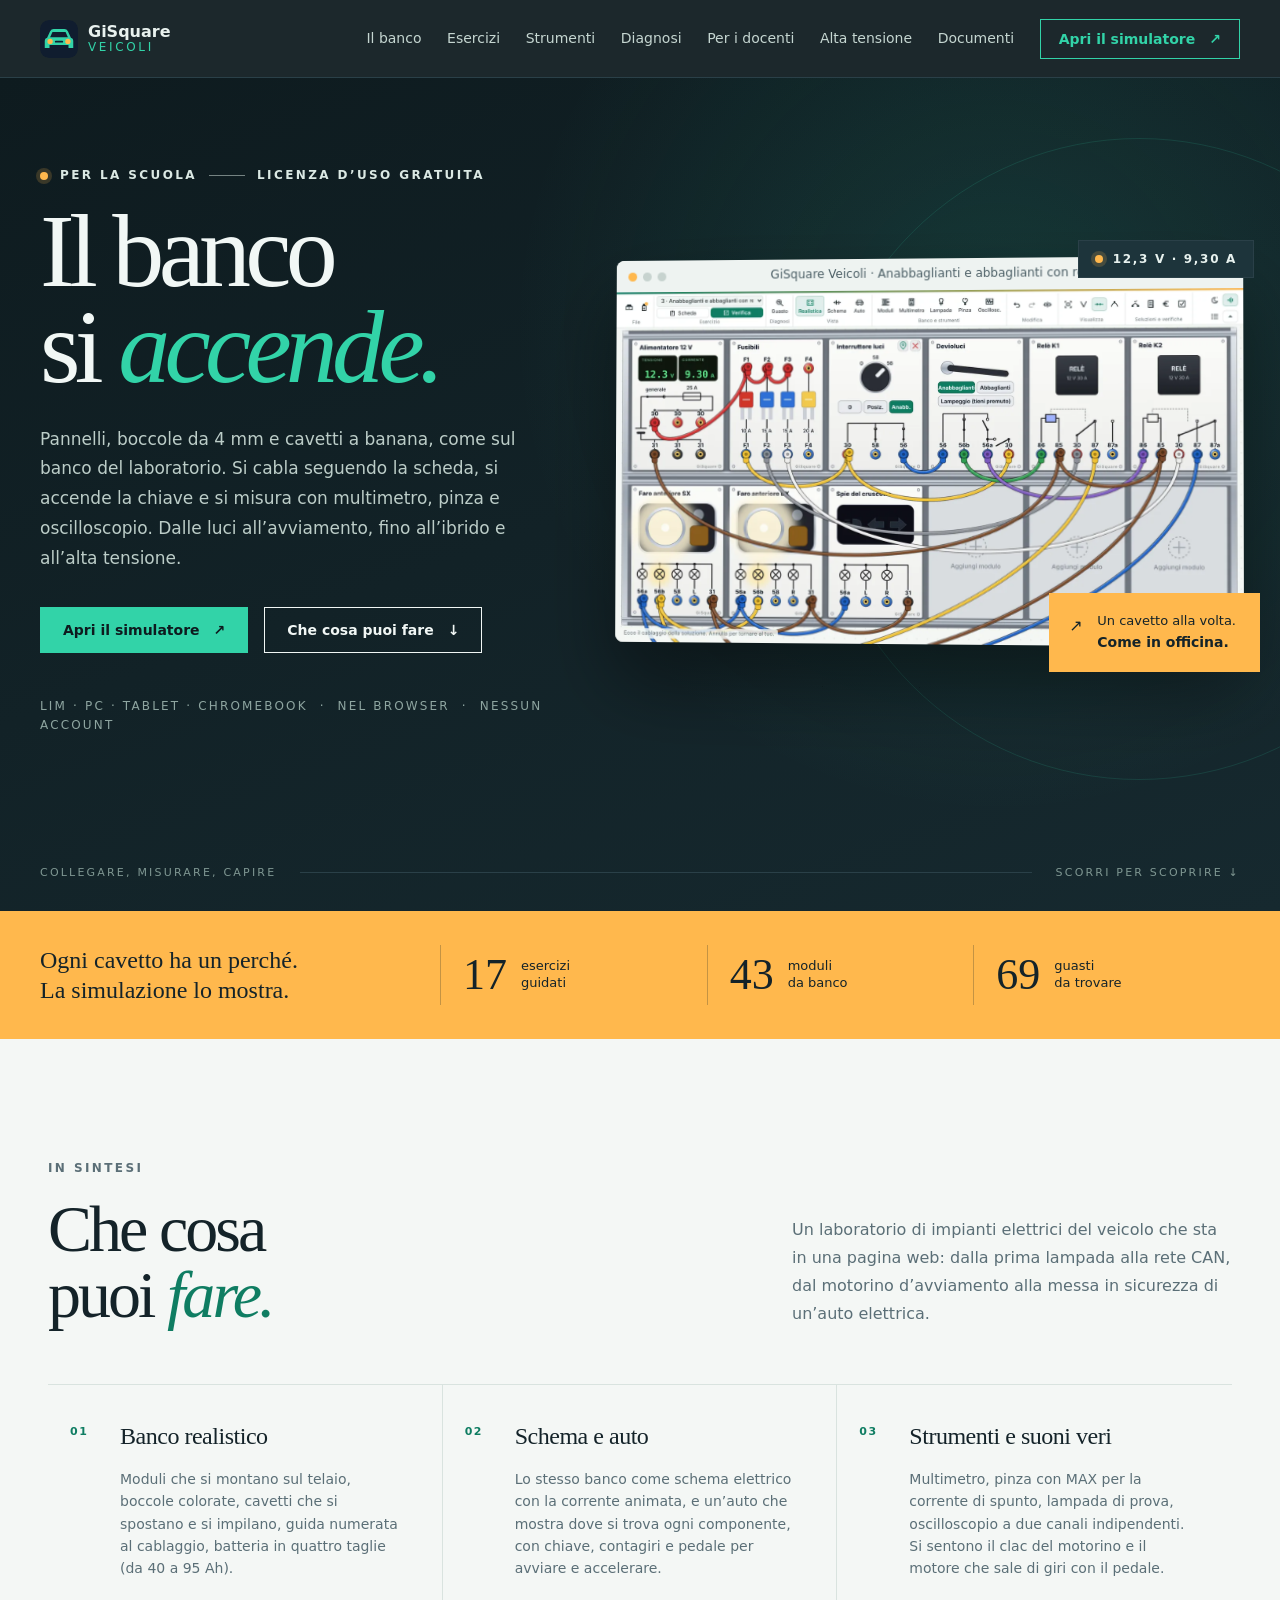
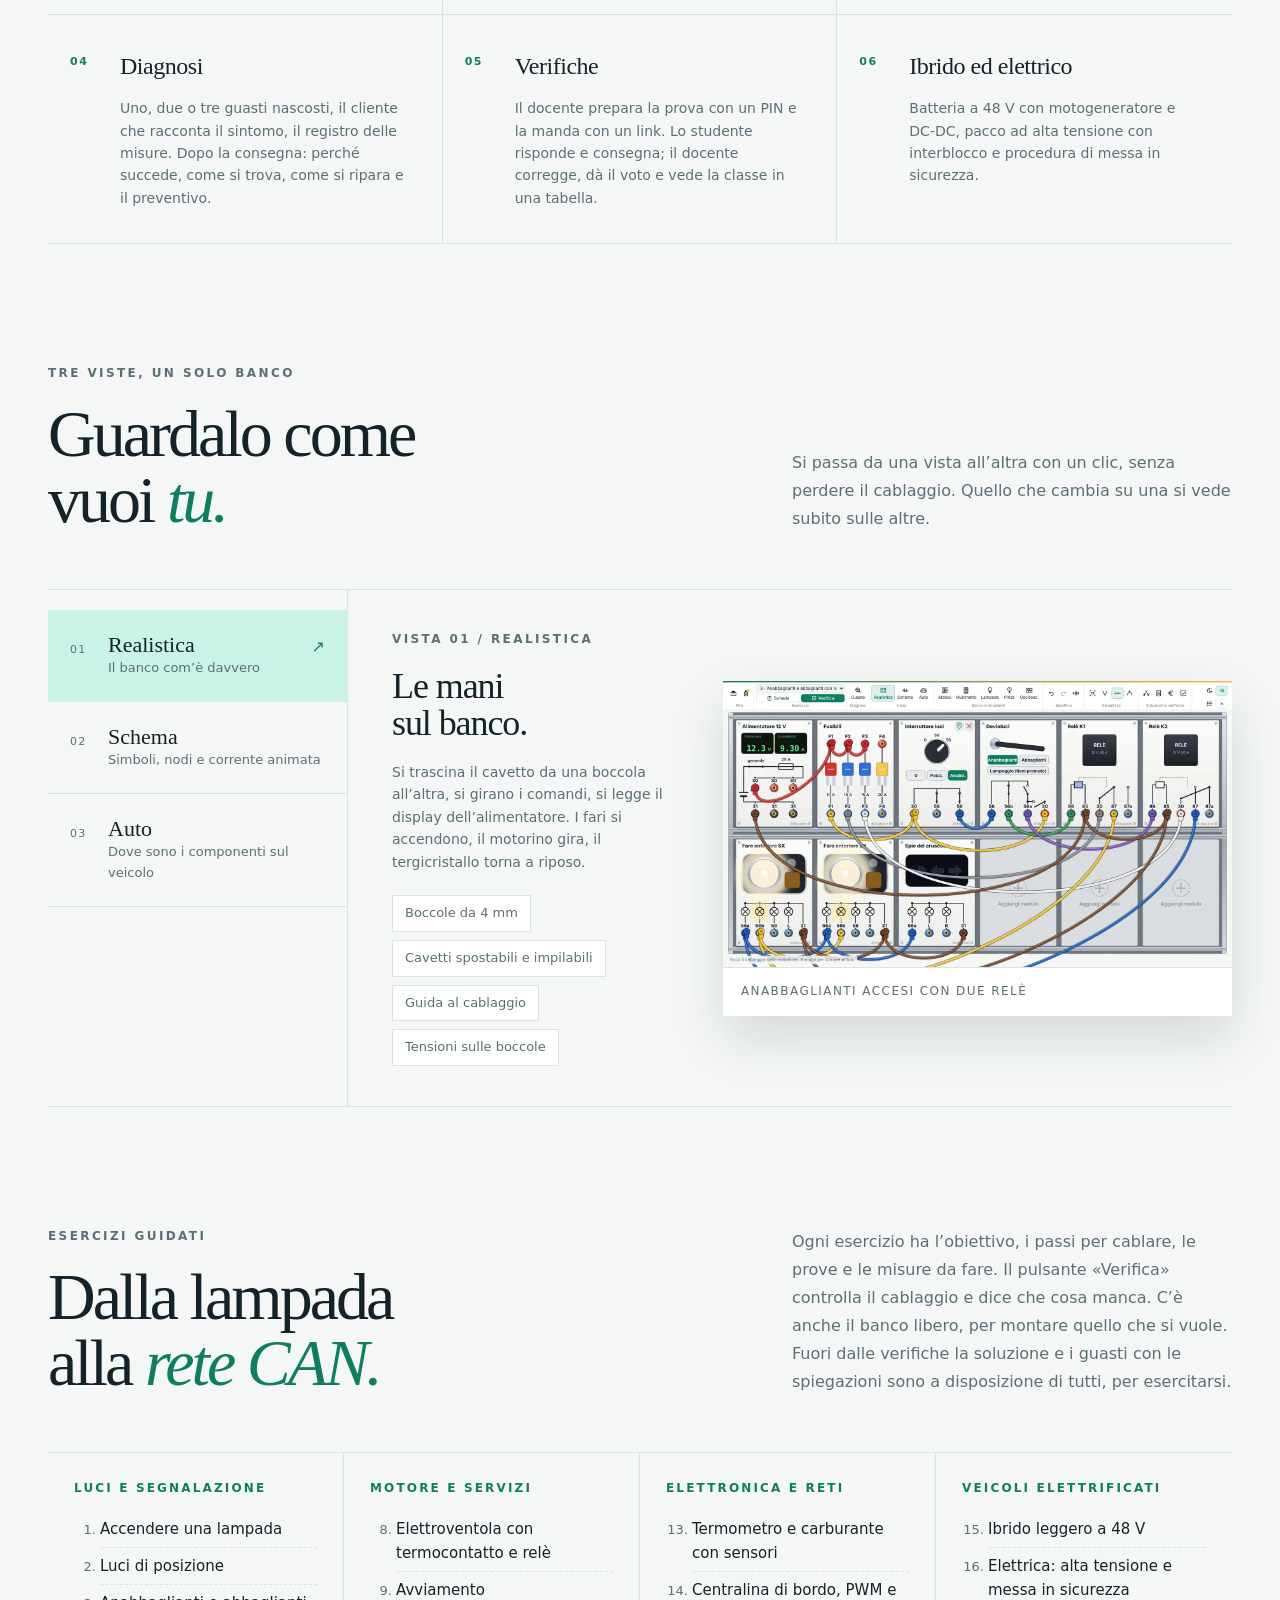
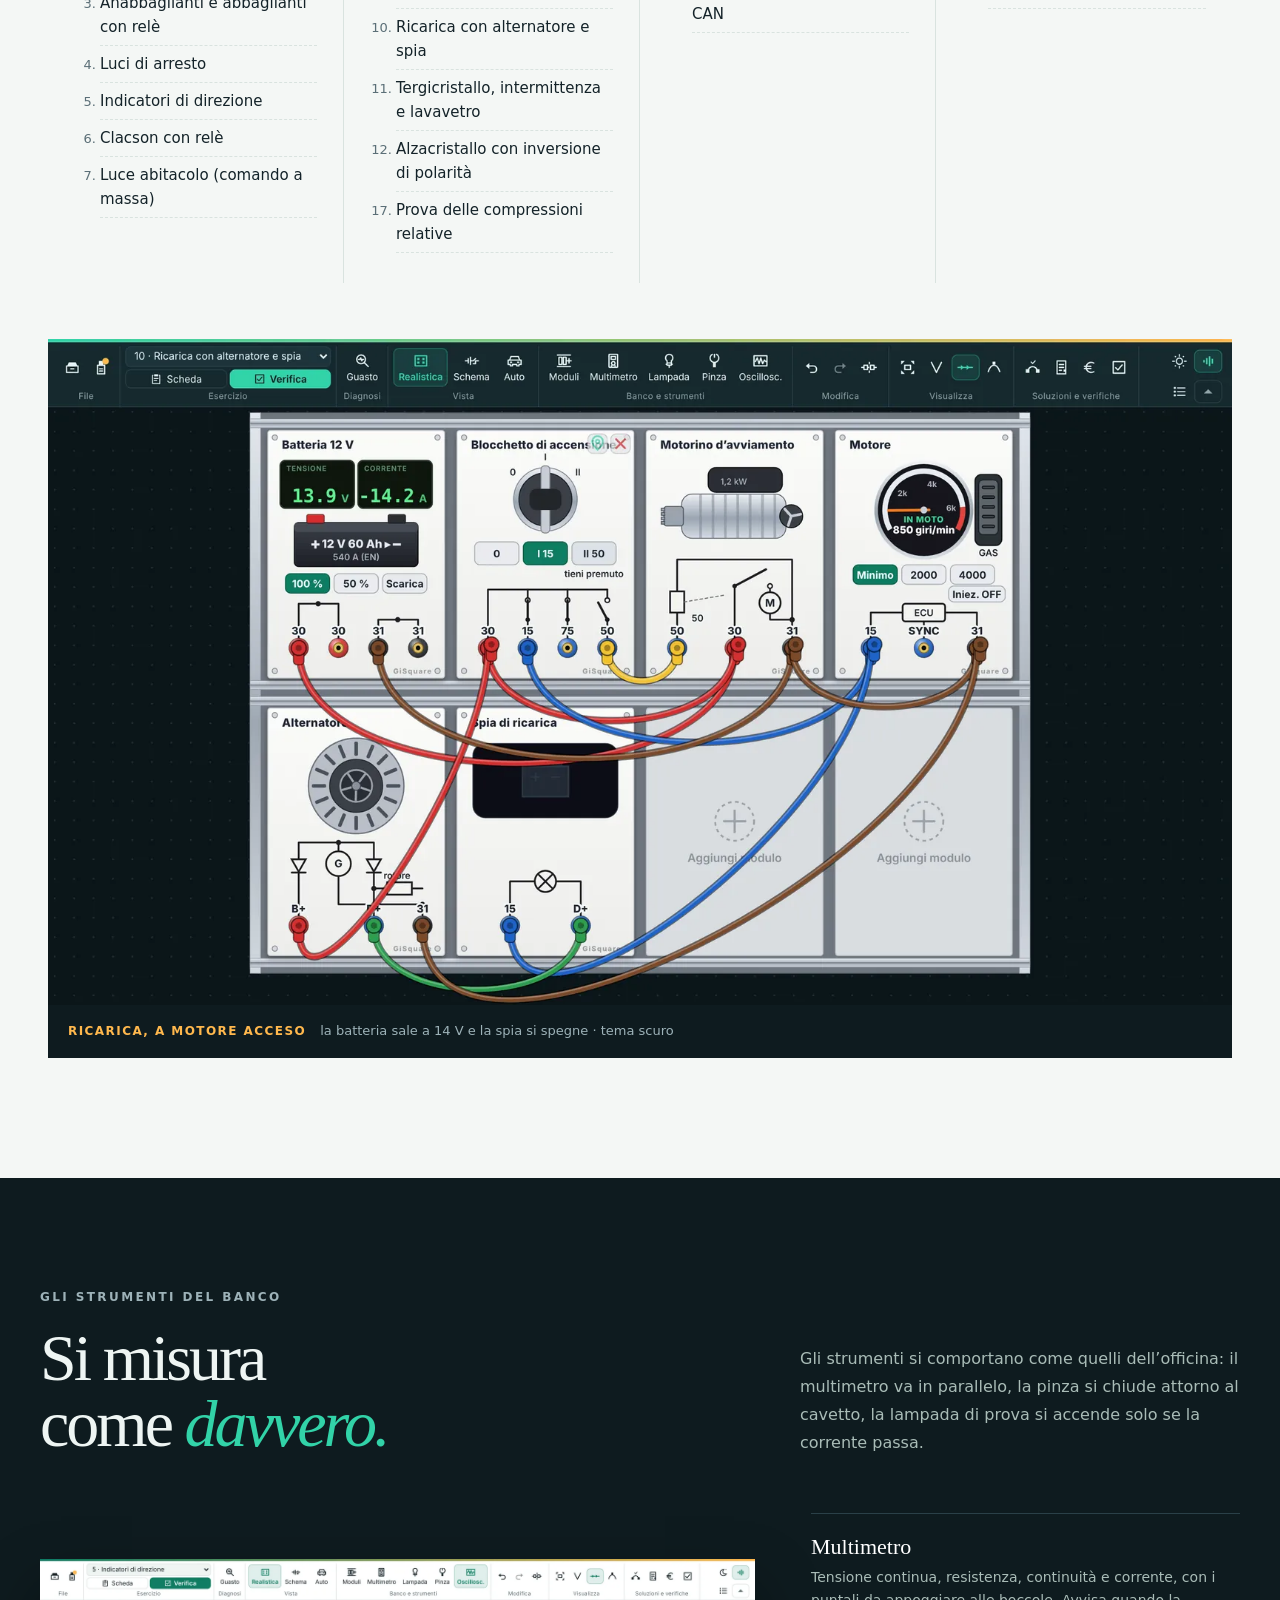
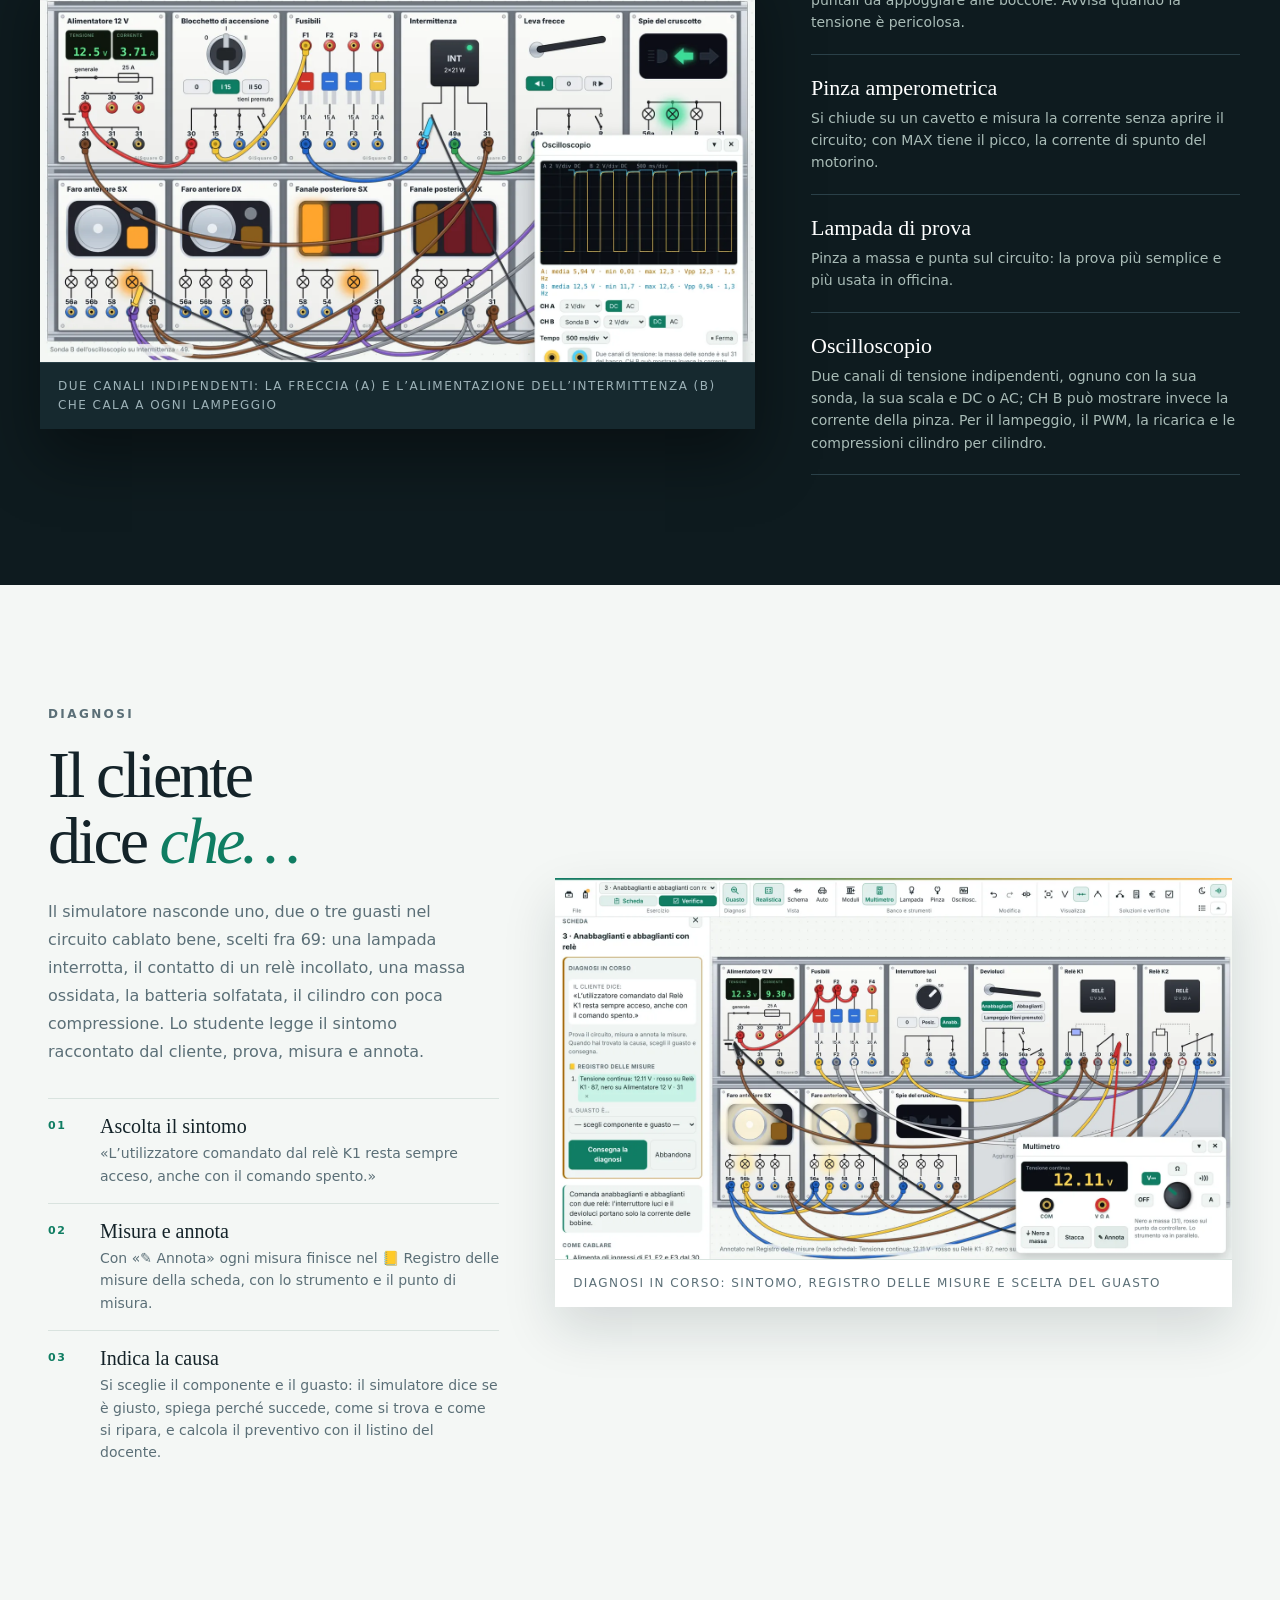
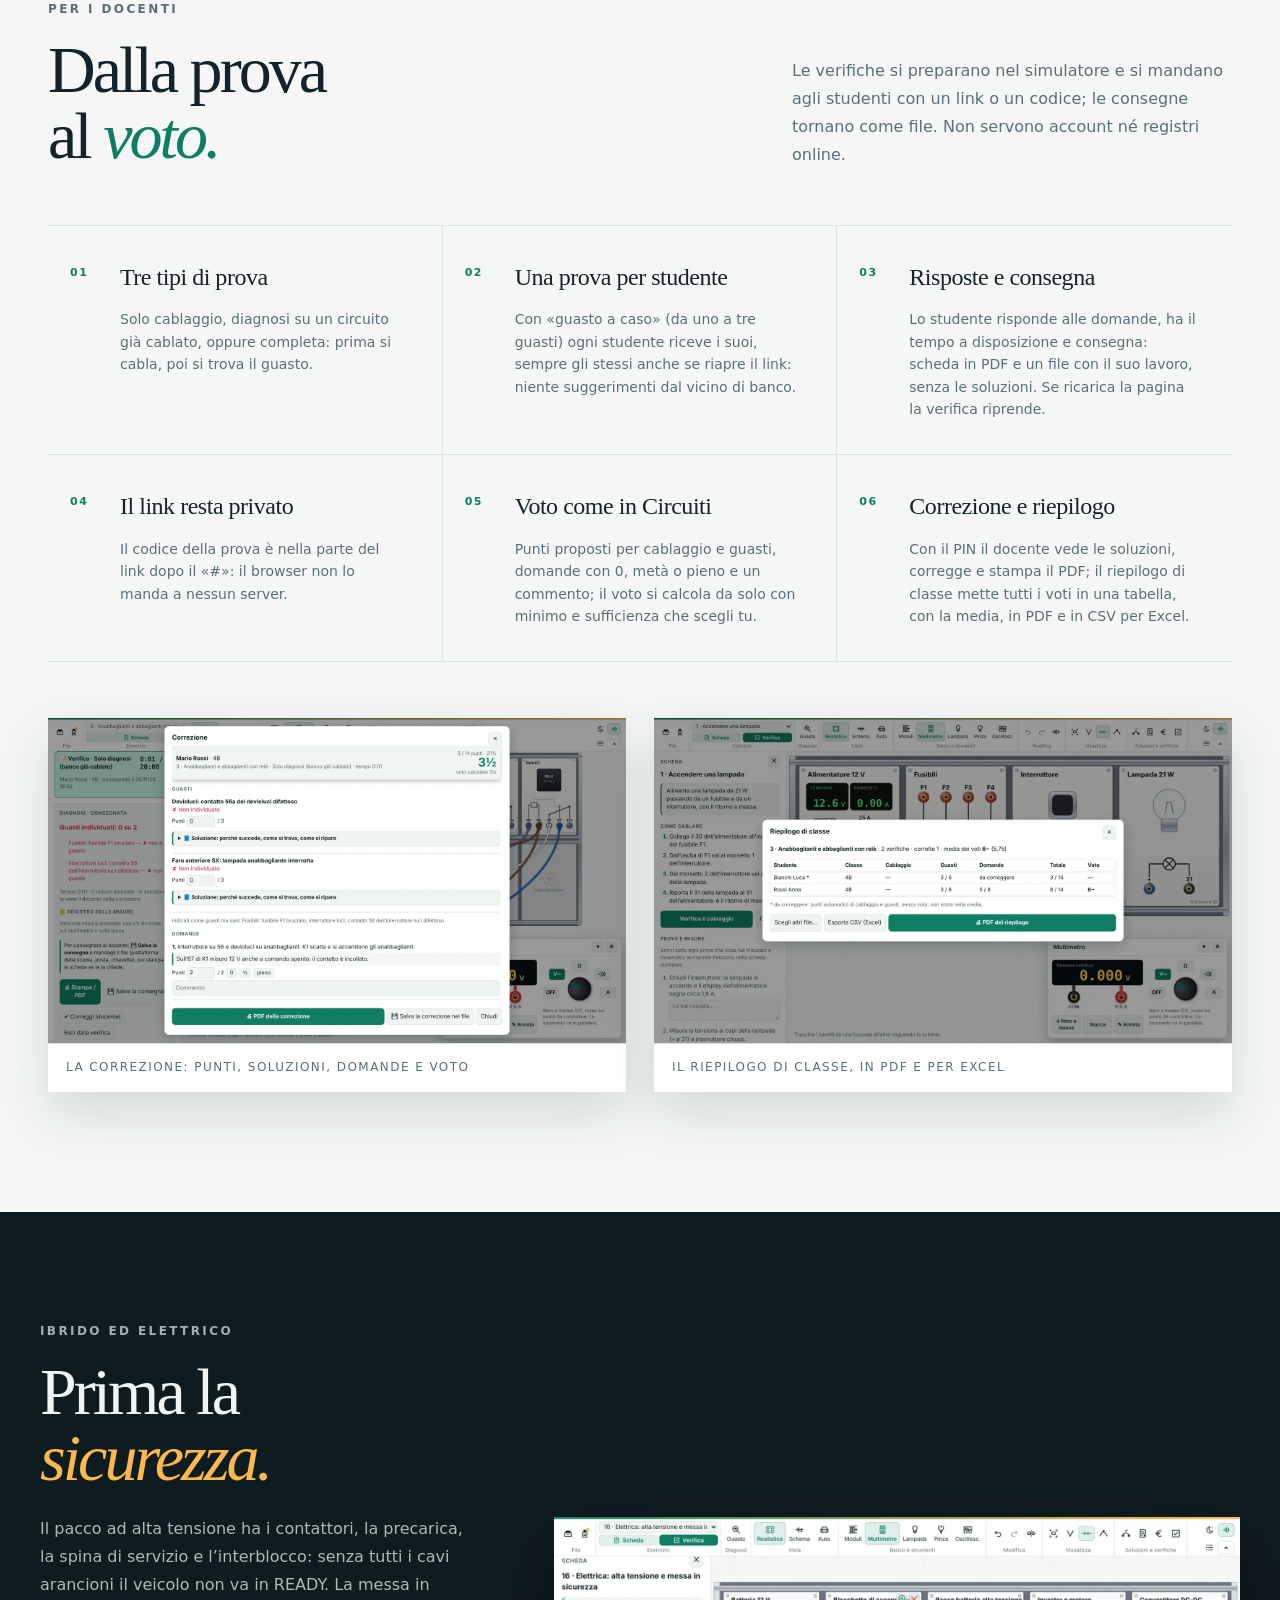
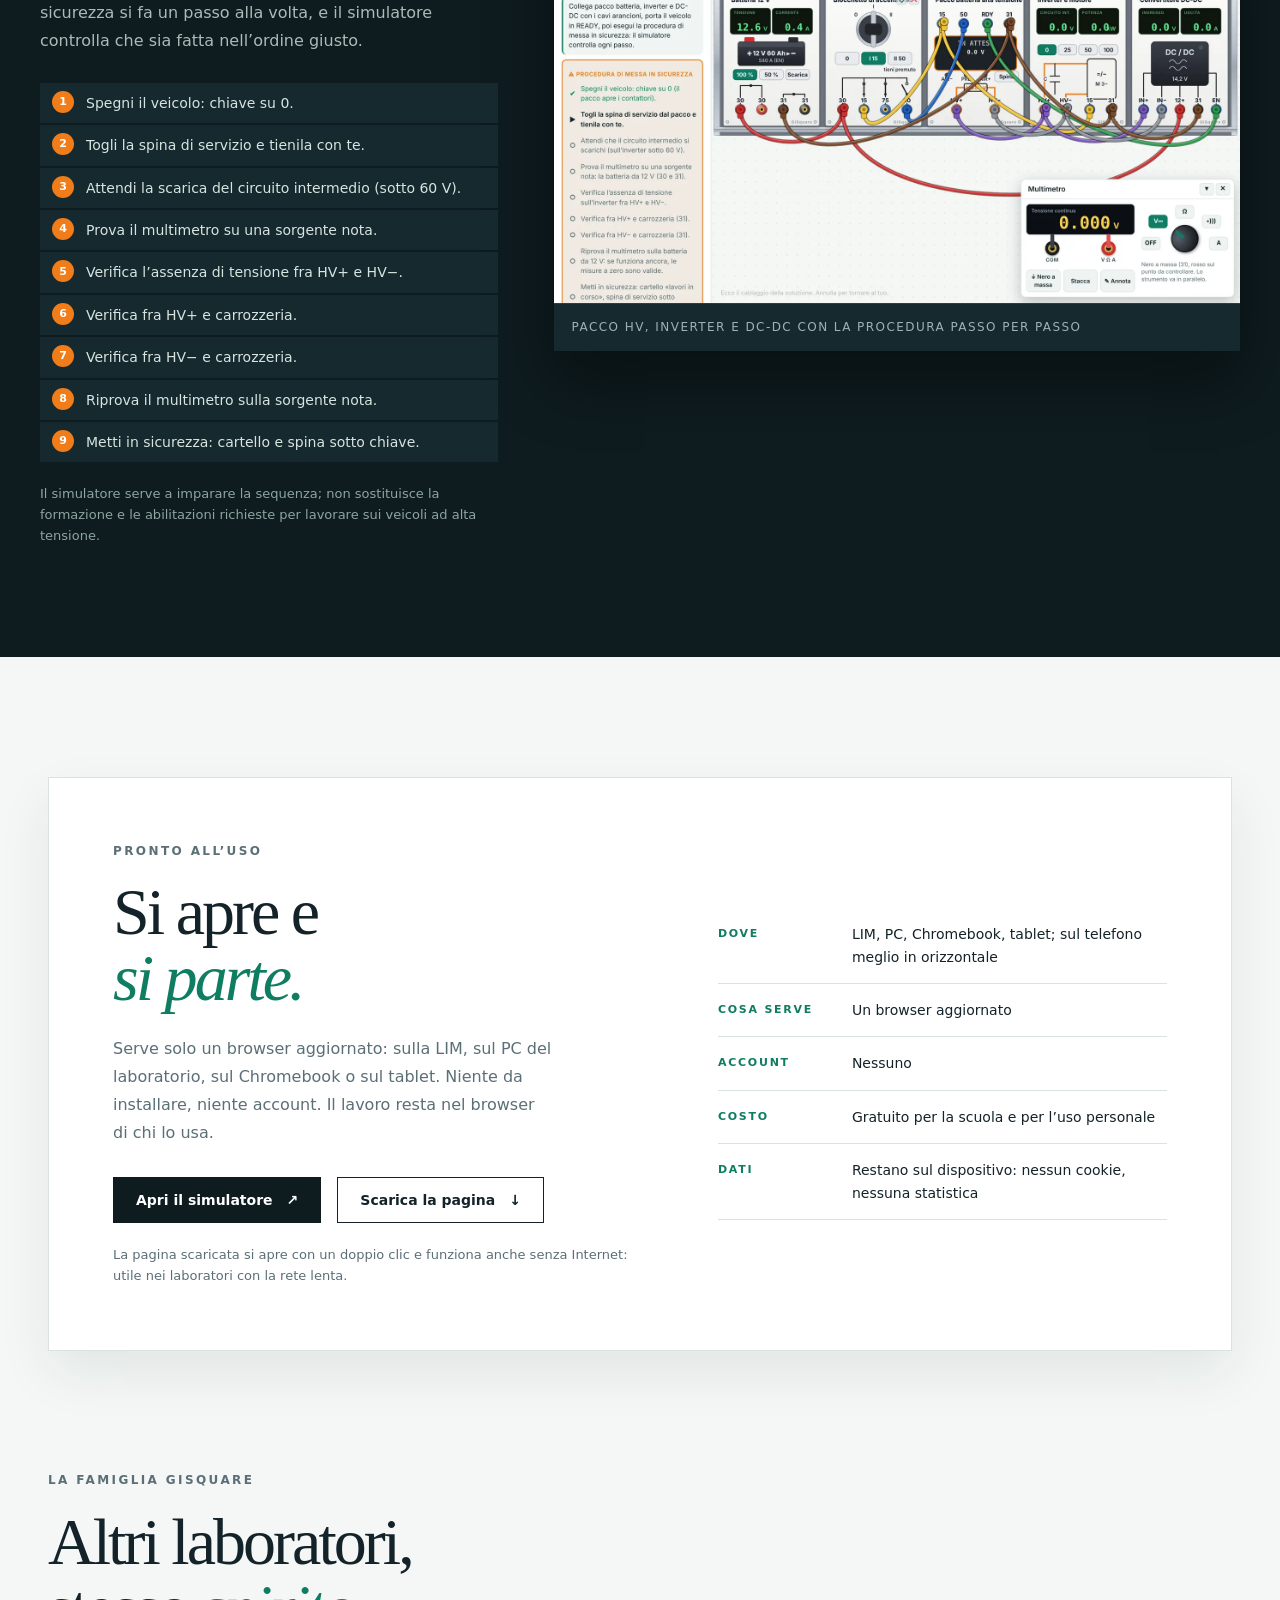
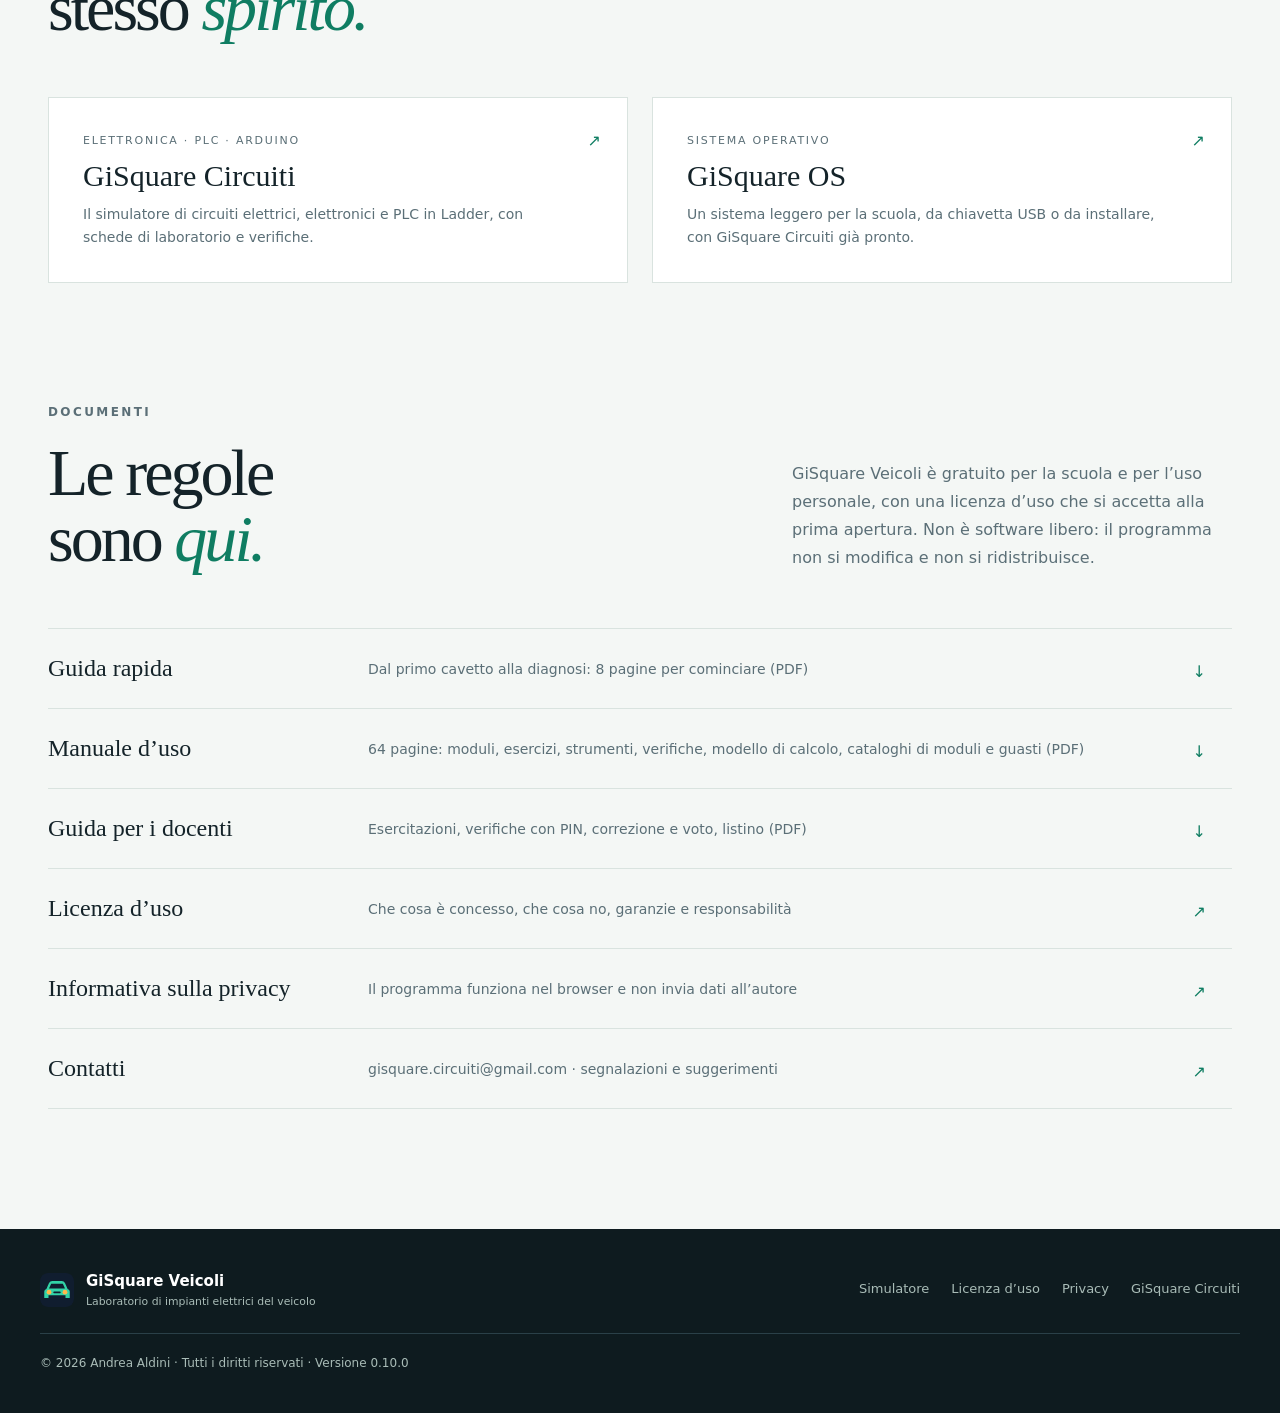
<file: index.html>
<!doctype html>
<html lang="it">
<head>
<meta charset="utf-8">
<meta name="viewport" content="width=device-width, initial-scale=1">
<title>GiSquare Veicoli · il banco di impianti elettrici del veicolo</title>
<meta name="description" content="Laboratorio virtuale di impianti elettrici del veicolo per la scuola: banco con boccole e cavetti, schema elettrico, multimetro, pinza, oscilloscopio, diagnosi dei guasti e verifiche. Gratuito, nel browser, senza account.">
<link rel="canonical" href="https://gisquarecircuiti.github.io/GiSquareVeicoli/">
<link rel="icon" type="image/svg+xml" href="assets/favicon.svg?v=8822003e4b">
<meta property="og:title" content="GiSquare Veicoli">
<meta property="og:description" content="Il banco di impianti elettrici del veicolo, nel browser. Per la scuola, gratuito.">
<meta property="og:image" content="https://gisquarecircuiti.github.io/GiSquareVeicoli/assets/banco.webp">
<meta name="theme-color" content="#0e1b1f">
<script>
  // I link delle verifiche aperti sull'indirizzo del sito vanno al simulatore.
  if (/^#verifica=/.test(location.hash)) location.replace('app/' + location.hash);
</script>
<link rel="stylesheet" href="styles.css?v=63b106981d">
</head>
<body>
<a class="salta" href="#contenuto">Vai al contenuto</a>

<header class="testata" id="testata">
  <a class="marchio" href="#inizio" aria-label="GiSquare Veicoli, inizio pagina">
    <img src="assets/favicon.svg?v=8822003e4b" alt="" width="38" height="38">
    <span><b>GiSquare</b><small>VEICOLI</small></span>
  </a>
  <button class="apri-menu" type="button" aria-expanded="false" aria-controls="nav">Menu</button>
  <nav id="nav" aria-label="Sezioni">
    <a href="#viste">Il banco</a>
    <a href="#esercizi">Esercizi</a>
    <a href="#strumenti">Strumenti</a>
    <a href="#diagnosi">Diagnosi</a>
    <a href="#docenti">Per i docenti</a>
    <a href="#alta-tensione">Alta tensione</a>
    <a href="#documenti">Documenti</a>
    <a class="bottone contorno" href="app/">Apri il simulatore <span aria-hidden="true">↗</span></a>
  </nav>
</header>

<main id="contenuto">

<section class="eroe" id="inizio">
  <div class="eroe-testo">
    <p class="occhiello"><span class="punto"></span>Per la scuola <span class="trattino"></span> Licenza d’uso gratuita</p>
    <h1>Il banco<br>si <em>accende.</em></h1>
    <p class="sottotitolo">Pannelli, boccole da 4 mm e cavetti a banana, come sul banco del laboratorio. Si cabla seguendo la scheda, si accende la chiave e si misura con multimetro, pinza e oscilloscopio. Dalle luci all’avviamento, fino all’ibrido e all’alta tensione.</p>
    <div class="azioni">
      <a class="bottone pieno" href="app/">Apri il simulatore <span aria-hidden="true">↗</span></a>
      <a class="bottone contorno" href="#sintesi">Che cosa puoi fare <span aria-hidden="true">↓</span></a>
    </div>
    <p class="piattaforme">LIM · PC · tablet · Chromebook <span>·</span> nel browser <span>·</span> nessun account</p>
  </div>
  <figure class="eroe-foto">
    <div class="finestra">
      <div class="finestra-barra"><i></i><i></i><i></i><span>GiSquare Veicoli · Anabbaglianti e abbaglianti con relè</span></div>
      <img src="assets/banco.webp?v=32675824c9" width="1600" height="900" alt="Il banco con alimentatore, fusibili, interruttore luci, devioluci, due relè e i fari accesi, collegati con cavetti colorati">
    </div>
    <span class="etichetta-foto alto"><span class="punto"></span>12,3 V · 9,30 A</span>
    <figcaption class="cartellino"><span aria-hidden="true">↗</span> Un cavetto alla volta.<b>Come in officina.</b></figcaption>
  </figure>
  <div class="eroe-piede"><span>Collegare, misurare, capire</span><span class="riga"></span><a href="#sintesi">Scorri per scoprire ↓</a></div>
</section>

<section class="fascia" aria-label="In numeri">
  <p class="fascia-motto">Ogni cavetto ha un perché.<br>La simulazione lo mostra.</p>
  <div class="numero"><b>17</b><span>esercizi<br>guidati</span></div>
  <div class="numero"><b>43</b><span>moduli<br>da banco</span></div>
  <div class="numero"><b>69</b><span>guasti<br>da trovare</span></div>
</section>

<section class="sezione sintesi" id="sintesi">
  <div class="intesta">
    <div><p class="occhiello">In sintesi</p><h2>Che cosa<br>puoi <em>fare.</em></h2></div>
    <p class="intesta-testo">Un laboratorio di impianti elettrici del veicolo che sta in una pagina web: dalla prima lampada alla rete CAN, dal motorino d’avviamento alla messa in sicurezza di un’auto elettrica.</p>
  </div>
  <ol class="griglia-6">
    <li><span>01</span><h3>Banco realistico</h3><p>Moduli che si montano sul telaio, boccole colorate, cavetti che si spostano e si impilano, guida numerata al cablaggio, batteria in quattro taglie (da 40 a 95 Ah).</p></li>
    <li><span>02</span><h3>Schema e auto</h3><p>Lo stesso banco come schema elettrico con la corrente animata, e un’auto che mostra dove si trova ogni componente, con chiave, contagiri e pedale per avviare e accelerare.</p></li>
    <li><span>03</span><h3>Strumenti e suoni veri</h3><p>Multimetro, pinza con MAX per la corrente di spunto, lampada di prova, oscilloscopio a due canali indipendenti. Si sentono il clac del motorino e il motore che sale di giri con il pedale.</p></li>
    <li><span>04</span><h3>Diagnosi</h3><p>Uno, due o tre guasti nascosti, il cliente che racconta il sintomo, il registro delle misure. Dopo la consegna: perché succede, come si trova, come si ripara e il preventivo.</p></li>
    <li><span>05</span><h3>Verifiche</h3><p>Il docente prepara la prova con un PIN e la manda con un link. Lo studente risponde e consegna; il docente corregge, dà il voto e vede la classe in una tabella.</p></li>
    <li><span>06</span><h3>Ibrido ed elettrico</h3><p>Batteria a 48 V con motogeneratore e DC-DC, pacco ad alta tensione con interblocco e procedura di messa in sicurezza.</p></li>
  </ol>
</section>

<section class="sezione viste" id="viste">
  <div class="intesta">
    <div><p class="occhiello">Tre viste, un solo banco</p><h2>Guardalo come<br>vuoi <em>tu.</em></h2></div>
    <p class="intesta-testo">Si passa da una vista all’altra con un clic, senza perdere il cablaggio. Quello che cambia su una si vede subito sulle altre.</p>
  </div>
  <div class="schede-viste">
    <div class="elenco-viste" role="tablist" aria-label="Viste">
      <button role="tab" aria-selected="true" aria-controls="v-reale" id="t-reale"><span>01</span><b>Realistica</b><small>Il banco com’è davvero</small></button>
      <button role="tab" aria-selected="false" aria-controls="v-schema" id="t-schema" tabindex="-1"><span>02</span><b>Schema</b><small>Simboli, nodi e corrente animata</small></button>
      <button role="tab" aria-selected="false" aria-controls="v-auto" id="t-auto" tabindex="-1"><span>03</span><b>Auto</b><small>Dove sono i componenti sul veicolo</small></button>
    </div>
    <div class="pannello-vista" role="tabpanel" id="v-reale" aria-labelledby="t-reale">
      <div class="vista-testo"><p class="occhiello">Vista 01 / Realistica</p><h3>Le mani<br>sul banco.</h3><p>Si trascina il cavetto da una boccola all’altra, si girano i comandi, si legge il display dell’alimentatore. I fari si accendono, il motorino gira, il tergicristallo torna a riposo.</p><ul class="pastiglie"><li>Boccole da 4 mm</li><li>Cavetti spostabili e impilabili</li><li>Guida al cablaggio</li><li>Tensioni sulle boccole</li></ul></div>
      <figure class="foto-vista"><img src="assets/banco.webp?v=32675824c9" width="1600" height="900" alt="Vista realistica del banco" loading="lazy"><figcaption>Anabbaglianti accesi con due relè</figcaption></figure>
    </div>
    <div class="pannello-vista" role="tabpanel" id="v-schema" aria-labelledby="t-schema" hidden>
      <div class="vista-testo"><p class="occhiello">Vista 02 / Schema</p><h3>Il disegno<br>che spiega.</h3><p>Lo stesso cablaggio diventa uno schema con i simboli dei componenti e la corrente che scorre nei fili: si vede dove passa e dove si ferma.</p><ul class="pastiglie"><li>Simboli dei componenti</li><li>Corrente animata</li><li>Stesso cablaggio</li></ul></div>
      <figure class="foto-vista"><img src="assets/schema.webp?v=af62228e2c" width="1600" height="900" alt="Vista schema elettrico dello stesso banco" loading="lazy"><figcaption>Lo stesso circuito, in forma di schema</figcaption></figure>
    </div>
    <div class="pannello-vista" role="tabpanel" id="v-auto" aria-labelledby="t-auto" hidden>
      <div class="vista-testo"><p class="occhiello">Vista 03 / Auto</p><h3>Dal banco<br>al veicolo.</h3><p>Un’auto vista di fianco e dall’alto mostra dove si trovano i componenti montati sul banco: si tocca un componente e si torna al suo pannello. In basso a destra un cruscotto con la chiave, il contagiri e il pedale GAS: si avvia il motore e si accelera senza tornare al banco.</p><ul class="pastiglie"><li>Fianco e pianta</li><li>Chiave e acceleratore</li><li>Anche le parti EV</li></ul></div>
      <figure class="foto-vista"><img src="assets/auto.webp?v=f7b1af27db" width="1600" height="900" alt="Vista auto con i componenti indicati sul veicolo e il cruscotto con chiave, contagiri e pedale" loading="lazy"><figcaption>Il motore in moto a 6000 giri: contagiri e pedale GAS in basso a destra</figcaption></figure>
    </div>
  </div>
</section>

<section class="sezione esercizi" id="esercizi">
  <div class="intesta">
    <div><p class="occhiello">Esercizi guidati</p><h2>Dalla lampada<br>alla <em>rete CAN.</em></h2></div>
    <p class="intesta-testo">Ogni esercizio ha l’obiettivo, i passi per cablare, le prove e le misure da fare. Il pulsante «Verifica» controlla il cablaggio e dice che cosa manca. C’è anche il banco libero, per montare quello che si vuole. Fuori dalle verifiche la soluzione e i guasti con le spiegazioni sono a disposizione di tutti, per esercitarsi.</p>
  </div>
  <div class="gruppi">
    <div class="gruppo"><h3><span>Luci e segnalazione</span></h3><ol start="1"><li>Accendere una lampada</li><li>Luci di posizione</li><li>Anabbaglianti e abbaglianti con relè</li><li>Luci di arresto</li><li>Indicatori di direzione</li><li>Clacson con relè</li><li>Luce abitacolo (comando a massa)</li></ol></div>
    <div class="gruppo"><h3><span>Motore e servizi</span></h3><ol start="8"><li>Elettroventola con termocontatto e relè</li><li>Avviamento</li><li>Ricarica con alternatore e spia</li><li>Tergicristallo, intermittenza e lavavetro</li><li>Alzacristallo con inversione di polarità</li></ol><ol start="17"><li>Prova delle compressioni relative</li></ol></div>
    <div class="gruppo"><h3><span>Elettronica e reti</span></h3><ol start="13"><li>Termometro e carburante con sensori</li><li>Centralina di bordo, PWM e CAN</li></ol></div>
    <div class="gruppo"><h3><span>Veicoli elettrificati</span></h3><ol start="15"><li>Ibrido leggero a 48 V</li><li>Elettrica: alta tensione e messa in sicurezza</li></ol></div>
  </div>
  <figure class="foto-larga"><img src="assets/ricarica-scuro.webp?v=6a1f07e8cb" width="1600" height="900" alt="Esercizio di ricarica a motore acceso: batteria a 14 V, motore a 850 giri al minuto" loading="lazy"><figcaption><span>Ricarica, a motore acceso</span> la batteria sale a 14 V e la spia si spegne · tema scuro</figcaption></figure>
</section>

<section class="sezione strumenti scura" id="strumenti">
  <div class="intesta">
    <div><p class="occhiello">Gli strumenti del banco</p><h2>Si misura<br>come <em>davvero.</em></h2></div>
    <p class="intesta-testo">Gli strumenti si comportano come quelli dell’officina: il multimetro va in parallelo, la pinza si chiude attorno al cavetto, la lampada di prova si accende solo se la corrente passa.</p>
  </div>
  <div class="due-colonne">
    <figure class="foto-vista"><img src="assets/oscilloscopio.webp?v=52763888c7" width="1600" height="900" alt="Oscilloscopio a due canali: la freccia in giallo e l’alimentazione dell’intermittenza in azzurro" loading="lazy"><figcaption>Due canali indipendenti: la freccia (A) e l’alimentazione dell’intermittenza (B) che cala a ogni lampeggio</figcaption></figure>
    <ul class="schede-strumenti">
      <li><b>Multimetro</b><span>Tensione continua, resistenza, continuità e corrente, con i puntali da appoggiare alle boccole. Avvisa quando la tensione è pericolosa.</span></li>
      <li><b>Pinza amperometrica</b><span>Si chiude su un cavetto e misura la corrente senza aprire il circuito; con MAX tiene il picco, la corrente di spunto del motorino.</span></li>
      <li><b>Lampada di prova</b><span>Pinza a massa e punta sul circuito: la prova più semplice e più usata in officina.</span></li>
      <li><b>Oscilloscopio</b><span>Due canali di tensione indipendenti, ognuno con la sua sonda, la sua scala e DC o AC; CH B può mostrare invece la corrente della pinza. Per il lampeggio, il PWM, la ricarica e le compressioni cilindro per cilindro.</span></li>
    </ul>
  </div>
</section>

<section class="sezione diagnosi" id="diagnosi">
  <div class="due-colonne inverso">
    <div>
      <p class="occhiello">Diagnosi</p>
      <h2>Il cliente<br>dice <em>che…</em></h2>
      <p class="intesta-testo">Il simulatore nasconde uno, due o tre guasti nel circuito cablato bene, scelti fra 69: una lampada interrotta, il contatto di un relè incollato, una massa ossidata, la batteria solfatata, il cilindro con poca compressione. Lo studente legge il sintomo raccontato dal cliente, prova, misura e annota.</p>
      <ol class="passi">
        <li><b>Ascolta il sintomo</b><span>«L’utilizzatore comandato dal relè K1 resta sempre acceso, anche con il comando spento.»</span></li>
        <li><b>Misura e annota</b><span>Con «✎ Annota» ogni misura finisce nel 📒 Registro delle misure della scheda, con lo strumento e il punto di misura.</span></li>
        <li><b>Indica la causa</b><span>Si sceglie il componente e il guasto: il simulatore dice se è giusto, spiega perché succede, come si trova e come si ripara, e calcola il preventivo con il listino del docente.</span></li>
      </ol>
    </div>
    <figure class="foto-vista"><img src="assets/diagnosi.webp?v=086787253a" width="1600" height="900" alt="Diagnosi in corso con il sintomo del cliente, una misura nel registro e la scelta del guasto" loading="lazy"><figcaption>Diagnosi in corso: sintomo, registro delle misure e scelta del guasto</figcaption></figure>
  </div>
</section>

<section class="sezione docenti" id="docenti">
  <div class="intesta">
    <div><p class="occhiello">Per i docenti</p><h2>Dalla prova<br>al <em>voto.</em></h2></div>
    <p class="intesta-testo">Le verifiche si preparano nel simulatore e si mandano agli studenti con un link o un codice; le consegne tornano come file. Non servono account né registri online.</p>
  </div>
  <ol class="griglia-6 tre">
    <li><span>01</span><h3>Tre tipi di prova</h3><p>Solo cablaggio, diagnosi su un circuito già cablato, oppure completa: prima si cabla, poi si trova il guasto.</p></li>
    <li><span>02</span><h3>Una prova per studente</h3><p>Con «guasto a caso» (da uno a tre guasti) ogni studente riceve i suoi, sempre gli stessi anche se riapre il link: niente suggerimenti dal vicino di banco.</p></li>
    <li><span>03</span><h3>Risposte e consegna</h3><p>Lo studente risponde alle domande, ha il tempo a disposizione e consegna: scheda in PDF e un file con il suo lavoro, senza le soluzioni. Se ricarica la pagina la verifica riprende.</p></li>
    <li><span>04</span><h3>Il link resta privato</h3><p>Il codice della prova è nella parte del link dopo il «#»: il browser non lo manda a nessun server.</p></li>
    <li><span>05</span><h3>Voto come in Circuiti</h3><p>Punti proposti per cablaggio e guasti, domande con 0, metà o pieno e un commento; il voto si calcola da solo con minimo e sufficienza che scegli tu.</p></li>
    <li><span>06</span><h3>Correzione e riepilogo</h3><p>Con il PIN il docente vede le soluzioni, corregge e stampa il PDF; il riepilogo di classe mette tutti i voti in una tabella, con la media, in PDF e in CSV per Excel.</p></li>
  </ol>
  <div class="coppia">
    <figure class="foto-vista"><img src="assets/correzione.webp?v=88fc6f5522" width="1600" height="900" alt="Finestra di correzione di una verifica con punti, voto e giudizio" loading="lazy"><figcaption>La correzione: punti, soluzioni, domande e voto</figcaption></figure>
    <figure class="foto-vista"><img src="assets/riepilogo.webp?v=d598f9ebc1" width="1600" height="900" alt="Riepilogo di classe con i voti e la media" loading="lazy"><figcaption>Il riepilogo di classe, in PDF e per Excel</figcaption></figure>
  </div>
</section>

<section class="sezione alta scura" id="alta-tensione">
  <div class="due-colonne">
    <div>
      <p class="occhiello arancio">Ibrido ed elettrico</p>
      <h2>Prima la<br><em>sicurezza.</em></h2>
      <p class="intesta-testo">Il pacco ad alta tensione ha i contattori, la precarica, la spina di servizio e l’interblocco: senza tutti i cavi arancioni il veicolo non va in READY. La messa in sicurezza si fa un passo alla volta, e il simulatore controlla che sia fatta nell’ordine giusto.</p>
      <ol class="procedura">
        <li>Spegni il veicolo: chiave su 0.</li>
        <li>Togli la spina di servizio e tienila con te.</li>
        <li>Attendi la scarica del circuito intermedio (sotto 60 V).</li>
        <li>Prova il multimetro su una sorgente nota.</li>
        <li>Verifica l’assenza di tensione fra HV+ e HV−.</li>
        <li>Verifica fra HV+ e carrozzeria.</li>
        <li>Verifica fra HV− e carrozzeria.</li>
        <li>Riprova il multimetro sulla sorgente nota.</li>
        <li>Metti in sicurezza: cartello e spina sotto chiave.</li>
      </ol>
      <p class="nota">Il simulatore serve a imparare la sequenza; non sostituisce la formazione e le abilitazioni richieste per lavorare sui veicoli ad alta tensione.</p>
    </div>
    <figure class="foto-vista"><img src="assets/alta-tensione.webp?v=3ae2b95585" width="1600" height="900" alt="Esercizio sull'auto elettrica con pacco ad alta tensione, inverter, DC-DC e procedura di messa in sicurezza" loading="lazy"><figcaption>Pacco HV, inverter e DC-DC con la procedura passo per passo</figcaption></figure>
  </div>
</section>

<section class="sezione usa" id="usa">
  <div class="usa-riquadro">
    <div>
      <p class="occhiello">Pronto all’uso</p>
      <h2>Si apre e<br><em>si parte.</em></h2>
      <p class="intesta-testo">Serve solo un browser aggiornato: sulla LIM, sul PC del laboratorio, sul Chromebook o sul tablet. Niente da installare, niente account. Il lavoro resta nel browser di chi lo usa.</p>
      <div class="azioni">
        <a class="bottone pieno" href="app/">Apri il simulatore <span aria-hidden="true">↗</span></a>
        <a class="bottone contorno" href="app/index.html" download="GiSquare-Veicoli.html">Scarica la pagina <span aria-hidden="true">↓</span></a>
      </div>
      <p class="nota">La pagina scaricata si apre con un doppio clic e funziona anche senza Internet: utile nei laboratori con la rete lenta.</p>
    </div>
    <ul class="requisiti">
      <li><b>Dove</b><span>LIM, PC, Chromebook, tablet; sul telefono meglio in orizzontale</span></li>
      <li><b>Cosa serve</b><span>Un browser aggiornato</span></li>
      <li><b>Account</b><span>Nessuno</span></li>
      <li><b>Costo</b><span>Gratuito per la scuola e per l’uso personale</span></li>
      <li><b>Dati</b><span>Restano sul dispositivo: nessun cookie, nessuna statistica</span></li>
    </ul>
  </div>
</section>

<section class="sezione famiglia" id="famiglia">
  <div class="intesta">
    <div><p class="occhiello">La famiglia GiSquare</p><h2>Altri laboratori,<br>stesso <em>spirito.</em></h2></div>
  </div>
  <div class="carte">
    <a class="carta" href="https://gisquarecircuiti.github.io/GiSquareCircuiti/"><span class="carta-tag">Elettronica · PLC · Arduino</span><b>GiSquare Circuiti</b><span>Il simulatore di circuiti elettrici, elettronici e PLC in Ladder, con schede di laboratorio e verifiche.</span><i aria-hidden="true">↗</i></a>
    <a class="carta" href="https://gisquarecircuiti.github.io/GiSquareOS/"><span class="carta-tag">Sistema operativo</span><b>GiSquare OS</b><span>Un sistema leggero per la scuola, da chiavetta USB o da installare, con GiSquare Circuiti già pronto.</span><i aria-hidden="true">↗</i></a>
  </div>
</section>

<section class="sezione documenti" id="documenti">
  <div class="intesta">
    <div><p class="occhiello">Documenti</p><h2>Le regole<br>sono <em>qui.</em></h2></div>
    <p class="intesta-testo">GiSquare Veicoli è gratuito per la scuola e per l’uso personale, con una licenza d’uso che si accetta alla prima apertura. Non è software libero: il programma non si modifica e non si ridistribuisce.</p>
  </div>
  <ul class="documenti-elenco">
    <li><a href="documenti/gisquare-veicoli-guida-rapida.pdf?v=648c3790bb"><b>Guida rapida</b><span>Dal primo cavetto alla diagnosi: 8 pagine per cominciare (PDF)</span><i aria-hidden="true">↓</i></a></li>
    <li><a href="documenti/gisquare-veicoli-manuale.pdf?v=0f047a82b2"><b>Manuale d’uso</b><span>64 pagine: moduli, esercizi, strumenti, verifiche, modello di calcolo, cataloghi di moduli e guasti (PDF)</span><i aria-hidden="true">↓</i></a></li>
    <li><a href="documenti/gisquare-veicoli-guida-docenti.pdf?v=9bd5738b8b"><b>Guida per i docenti</b><span>Esercitazioni, verifiche con PIN, correzione e voto, listino (PDF)</span><i aria-hidden="true">↓</i></a></li>
    <li><a href="legal/LICENZA-D-USO.html"><b>Licenza d’uso</b><span>Che cosa è concesso, che cosa no, garanzie e responsabilità</span><i aria-hidden="true">↗</i></a></li>
    <li><a href="legal/INFORMATIVA-PRIVACY.html"><b>Informativa sulla privacy</b><span>Il programma funziona nel browser e non invia dati all’autore</span><i aria-hidden="true">↗</i></a></li>
    <li><a href="mailto:gisquare.circuiti@gmail.com"><b>Contatti</b><span>gisquare.circuiti@gmail.com · segnalazioni e suggerimenti</span><i aria-hidden="true">↗</i></a></li>
  </ul>
</section>

</main>

<footer class="piede">
  <div class="piede-marchio"><img src="assets/favicon.svg?v=8822003e4b" alt="" width="34" height="34"><span><b>GiSquare Veicoli</b><small>Laboratorio di impianti elettrici del veicolo</small></span></div>
  <nav aria-label="Collegamenti"><a href="app/">Simulatore</a><a href="legal/LICENZA-D-USO.html">Licenza d’uso</a><a href="legal/INFORMATIVA-PRIVACY.html">Privacy</a><a href="https://gisquarecircuiti.github.io/GiSquareCircuiti/">GiSquare Circuiti</a></nav>
  <p>© 2026 Andrea Aldini · Tutti i diritti riservati · Versione <span id="versione">0.10.0</span></p>
</footer>

<script src="sito.js?v=09aad7f8fa" defer></script>
</body>
</html>
</file>
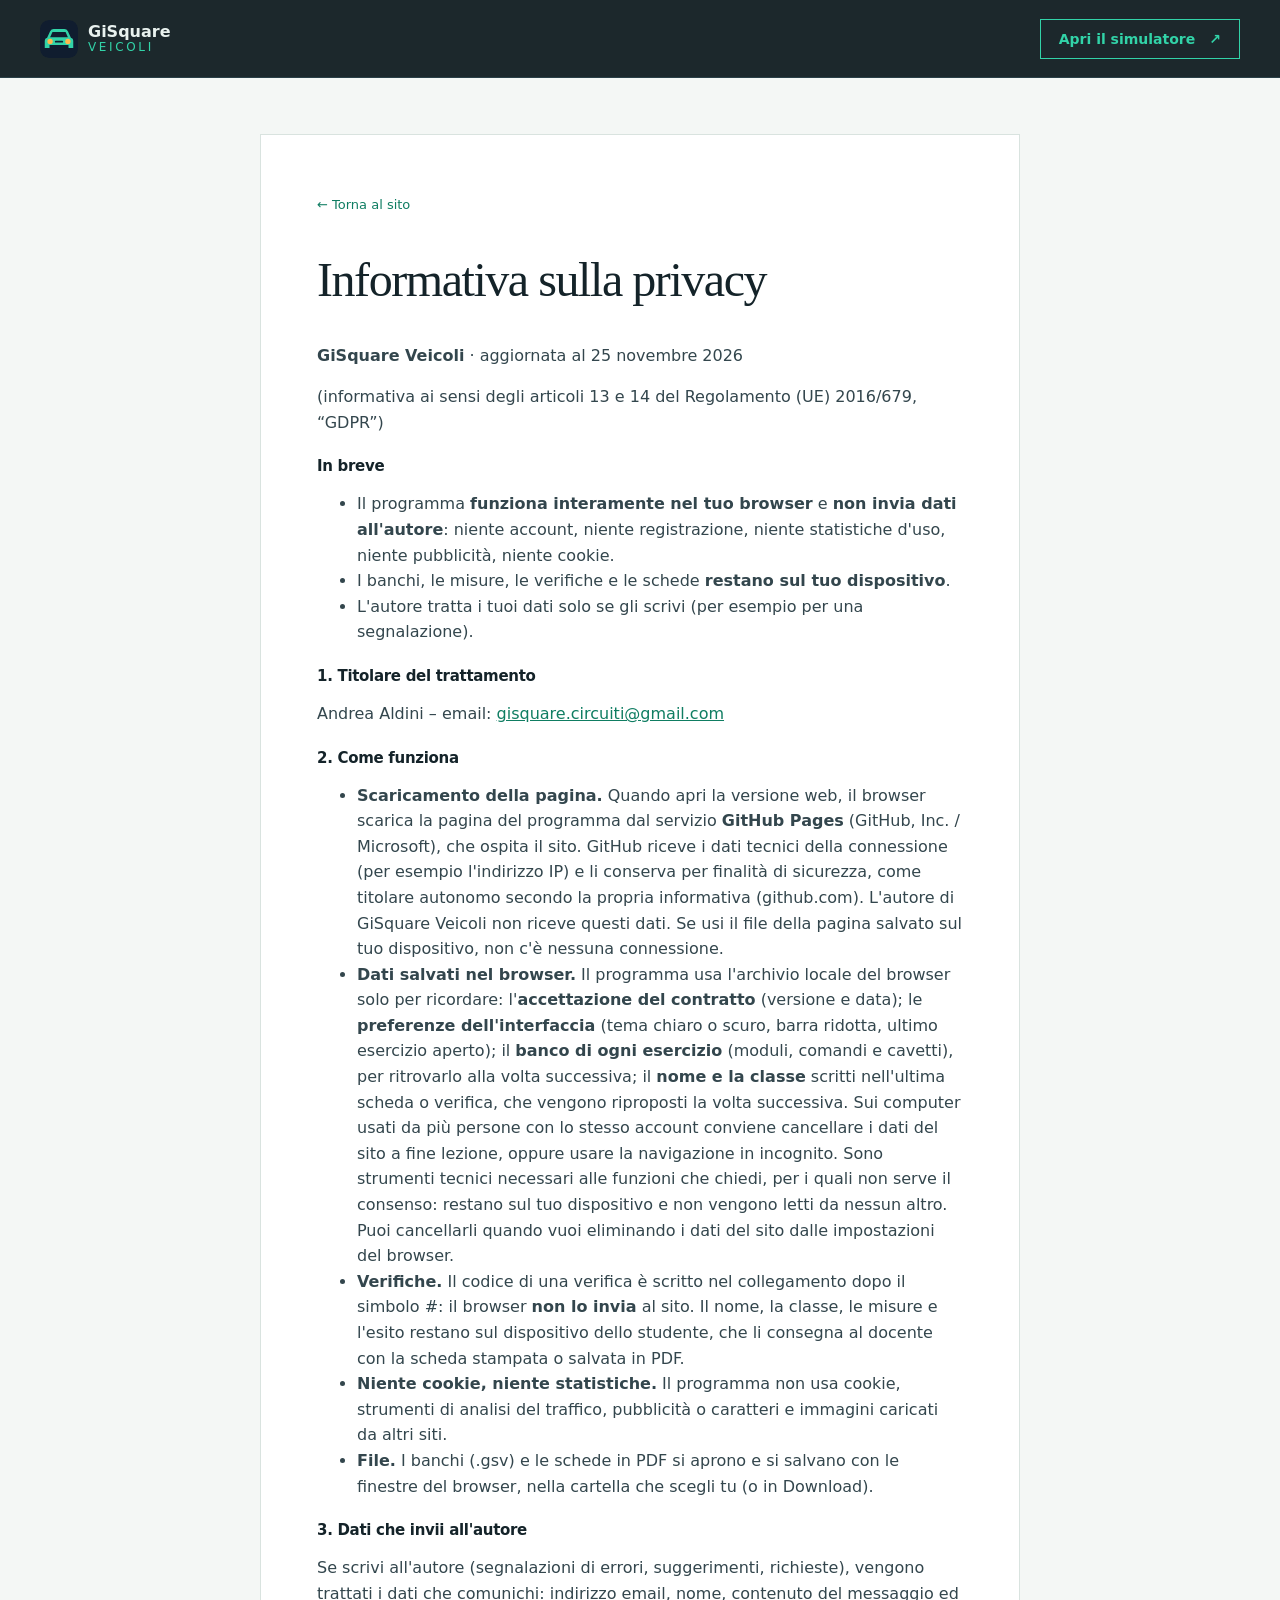
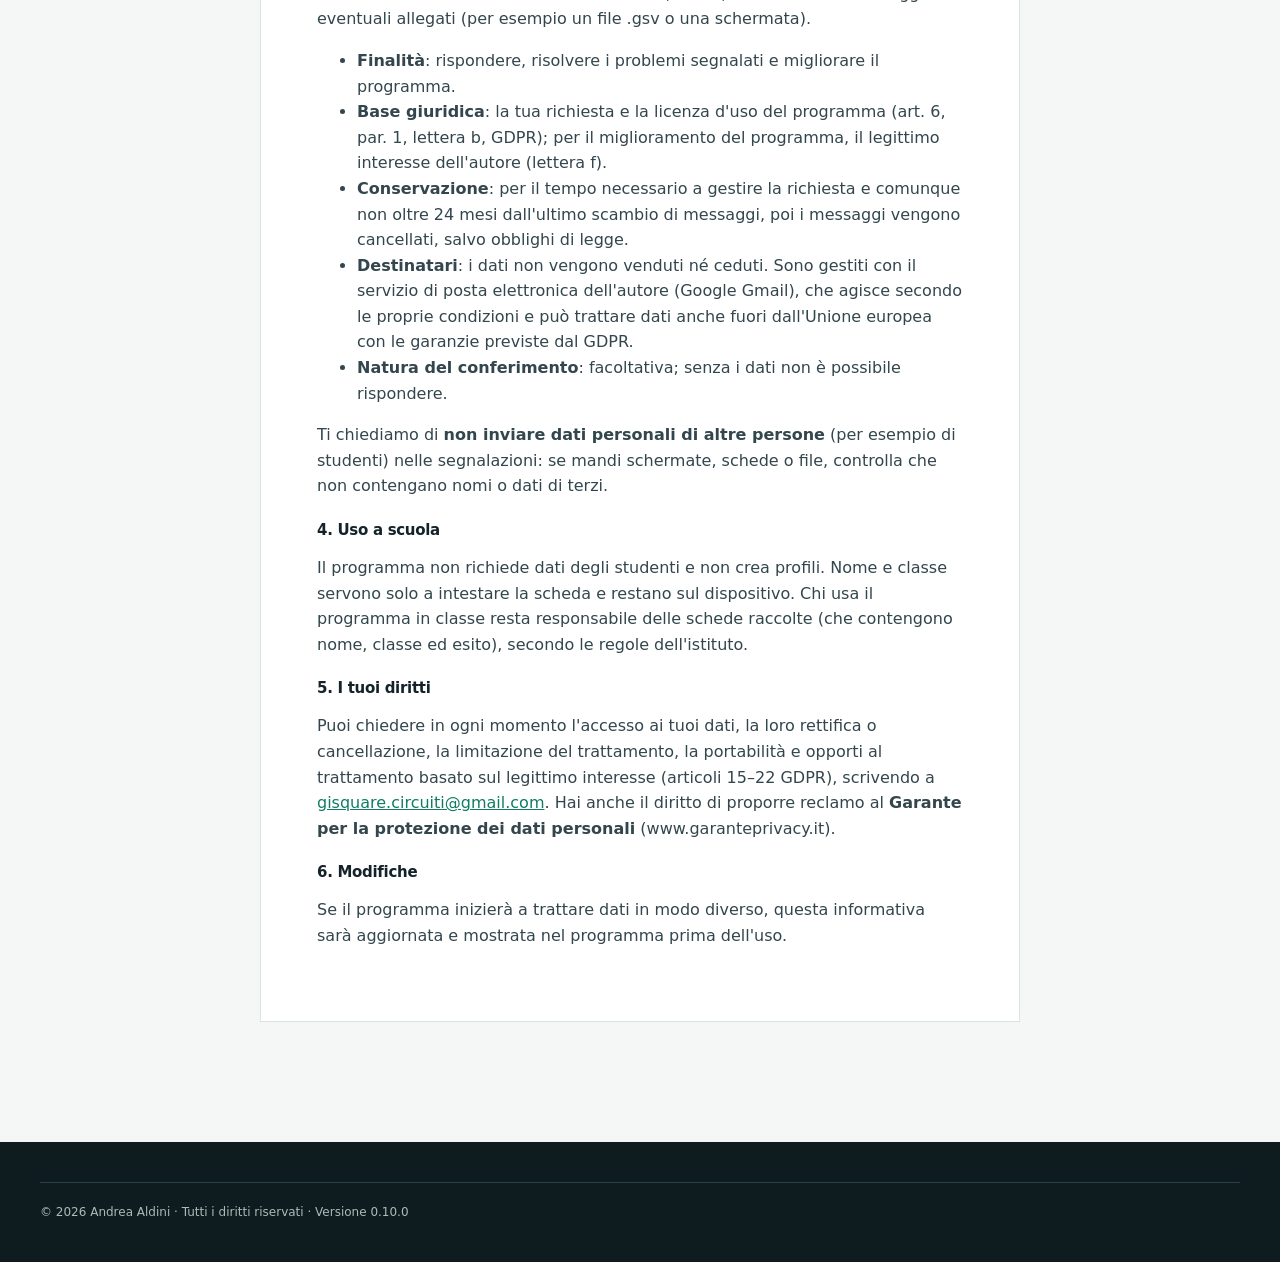
<file: legal/INFORMATIVA-PRIVACY.html>
<!doctype html>
<html lang="it">
<head>
<meta charset="utf-8">
<meta name="viewport" content="width=device-width, initial-scale=1">
<title>Informativa sulla privacy · GiSquare Veicoli</title>
<link rel="icon" type="image/svg+xml" href="../assets/favicon.svg?v=8822003e4b">
<link rel="stylesheet" href="../styles.css?v=63b106981d">
</head>
<body>
<header class="testata"><a class="marchio" href="../"><img src="../assets/favicon.svg?v=8822003e4b" alt="" width="38" height="38"><span><b>GiSquare</b><small>VEICOLI</small></span></a><nav class="aperto-sempre"><a class="bottone contorno" href="../app/">Apri il simulatore <span aria-hidden="true">↗</span></a></nav></header>
<main class="legale"><a class="torna" href="../#documenti">← Torna al sito</a>
<h1>Informativa sulla privacy</h1>
<p><b>GiSquare Veicoli</b> · aggiornata al 25 novembre 2026</p>
<p>(informativa ai sensi degli articoli 13 e 14 del Regolamento (UE) 2016/679, “GDPR”)</p>
<h3>In breve</h3>
<ul>
<li>Il programma <b>funziona interamente nel tuo browser</b> e <b>non invia dati all'autore</b>: niente account, niente registrazione, niente statistiche d'uso, niente pubblicità, niente cookie.</li>
<li>I banchi, le misure, le verifiche e le schede <b>restano sul tuo dispositivo</b>.</li>
<li>L'autore tratta i tuoi dati solo se gli scrivi (per esempio per una segnalazione).</li>
</ul>
<h3>1. Titolare del trattamento</h3>
<p>Andrea Aldini – email: <a href="mailto:gisquare.circuiti@gmail.com">gisquare.circuiti@gmail.com</a></p>
<h3>2. Come funziona</h3>
<ul>
<li><b>Scaricamento della pagina.</b> Quando apri la versione web, il browser scarica la pagina del programma dal servizio <b>GitHub Pages</b> (GitHub, Inc. / Microsoft), che ospita il sito. GitHub riceve i dati tecnici della connessione (per esempio l'indirizzo IP) e li conserva per finalità di sicurezza, come titolare autonomo secondo la propria informativa (github.com). L'autore di GiSquare Veicoli non riceve questi dati. Se usi il file della pagina salvato sul tuo dispositivo, non c'è nessuna connessione.</li>
<li><b>Dati salvati nel browser.</b> Il programma usa l'archivio locale del browser solo per ricordare: l'<b>accettazione del contratto</b> (versione e data); le <b>preferenze dell'interfaccia</b> (tema chiaro o scuro, barra ridotta, ultimo esercizio aperto); il <b>banco di ogni esercizio</b> (moduli, comandi e cavetti), per ritrovarlo alla volta successiva; il <b>nome e la classe</b> scritti nell'ultima scheda o verifica, che vengono riproposti la volta successiva. Sui computer usati da più persone con lo stesso account conviene cancellare i dati del sito a fine lezione, oppure usare la navigazione in incognito. Sono strumenti tecnici necessari alle funzioni che chiedi, per i quali non serve il consenso: restano sul tuo dispositivo e non vengono letti da nessun altro. Puoi cancellarli quando vuoi eliminando i dati del sito dalle impostazioni del browser.</li>
<li><b>Verifiche.</b> Il codice di una verifica è scritto nel collegamento dopo il simbolo #: il browser <b>non lo invia</b> al sito. Il nome, la classe, le misure e l'esito restano sul dispositivo dello studente, che li consegna al docente con la scheda stampata o salvata in PDF.</li>
<li><b>Niente cookie, niente statistiche.</b> Il programma non usa cookie, strumenti di analisi del traffico, pubblicità o caratteri e immagini caricati da altri siti.</li>
<li><b>File.</b> I banchi (.gsv) e le schede in PDF si aprono e si salvano con le finestre del browser, nella cartella che scegli tu (o in Download).</li>
</ul>
<h3>3. Dati che invii all'autore</h3>
<p>Se scrivi all'autore (segnalazioni di errori, suggerimenti, richieste), vengono trattati i dati che comunichi: indirizzo email, nome, contenuto del messaggio ed eventuali allegati (per esempio un file .gsv o una schermata).</p>
<ul>
<li><b>Finalità</b>: rispondere, risolvere i problemi segnalati e migliorare il programma.</li>
<li><b>Base giuridica</b>: la tua richiesta e la licenza d'uso del programma (art. 6, par. 1, lettera b, GDPR); per il miglioramento del programma, il legittimo interesse dell'autore (lettera f).</li>
<li><b>Conservazione</b>: per il tempo necessario a gestire la richiesta e comunque non oltre 24 mesi dall'ultimo scambio di messaggi, poi i messaggi vengono cancellati, salvo obblighi di legge.</li>
<li><b>Destinatari</b>: i dati non vengono venduti né ceduti. Sono gestiti con il servizio di posta elettronica dell'autore (Google Gmail), che agisce secondo le proprie condizioni e può trattare dati anche fuori dall'Unione europea con le garanzie previste dal GDPR.</li>
<li><b>Natura del conferimento</b>: facoltativa; senza i dati non è possibile rispondere.</li>
</ul>
<p>Ti chiediamo di <b>non inviare dati personali di altre persone</b> (per esempio di studenti) nelle segnalazioni: se mandi schermate, schede o file, controlla che non contengano nomi o dati di terzi.</p>
<h3>4. Uso a scuola</h3>
<p>Il programma non richiede dati degli studenti e non crea profili. Nome e classe servono solo a intestare la scheda e restano sul dispositivo. Chi usa il programma in classe resta responsabile delle schede raccolte (che contengono nome, classe ed esito), secondo le regole dell'istituto.</p>
<h3>5. I tuoi diritti</h3>
<p>Puoi chiedere in ogni momento l'accesso ai tuoi dati, la loro rettifica o cancellazione, la limitazione del trattamento, la portabilità e opporti al trattamento basato sul legittimo interesse (articoli 15–22 GDPR), scrivendo a <a href="mailto:gisquare.circuiti@gmail.com">gisquare.circuiti@gmail.com</a>. Hai anche il diritto di proporre reclamo al <b>Garante per la protezione dei dati personali</b> (www.garanteprivacy.it).</p>
<h3>6. Modifiche</h3>
<p>Se il programma inizierà a trattare dati in modo diverso, questa informativa sarà aggiornata e mostrata nel programma prima dell'uso.</p>
</main>
<footer class="piede"><p>© 2026 Andrea Aldini · Tutti i diritti riservati · Versione 0.10.0</p></footer>
</body>
</html>
</file>
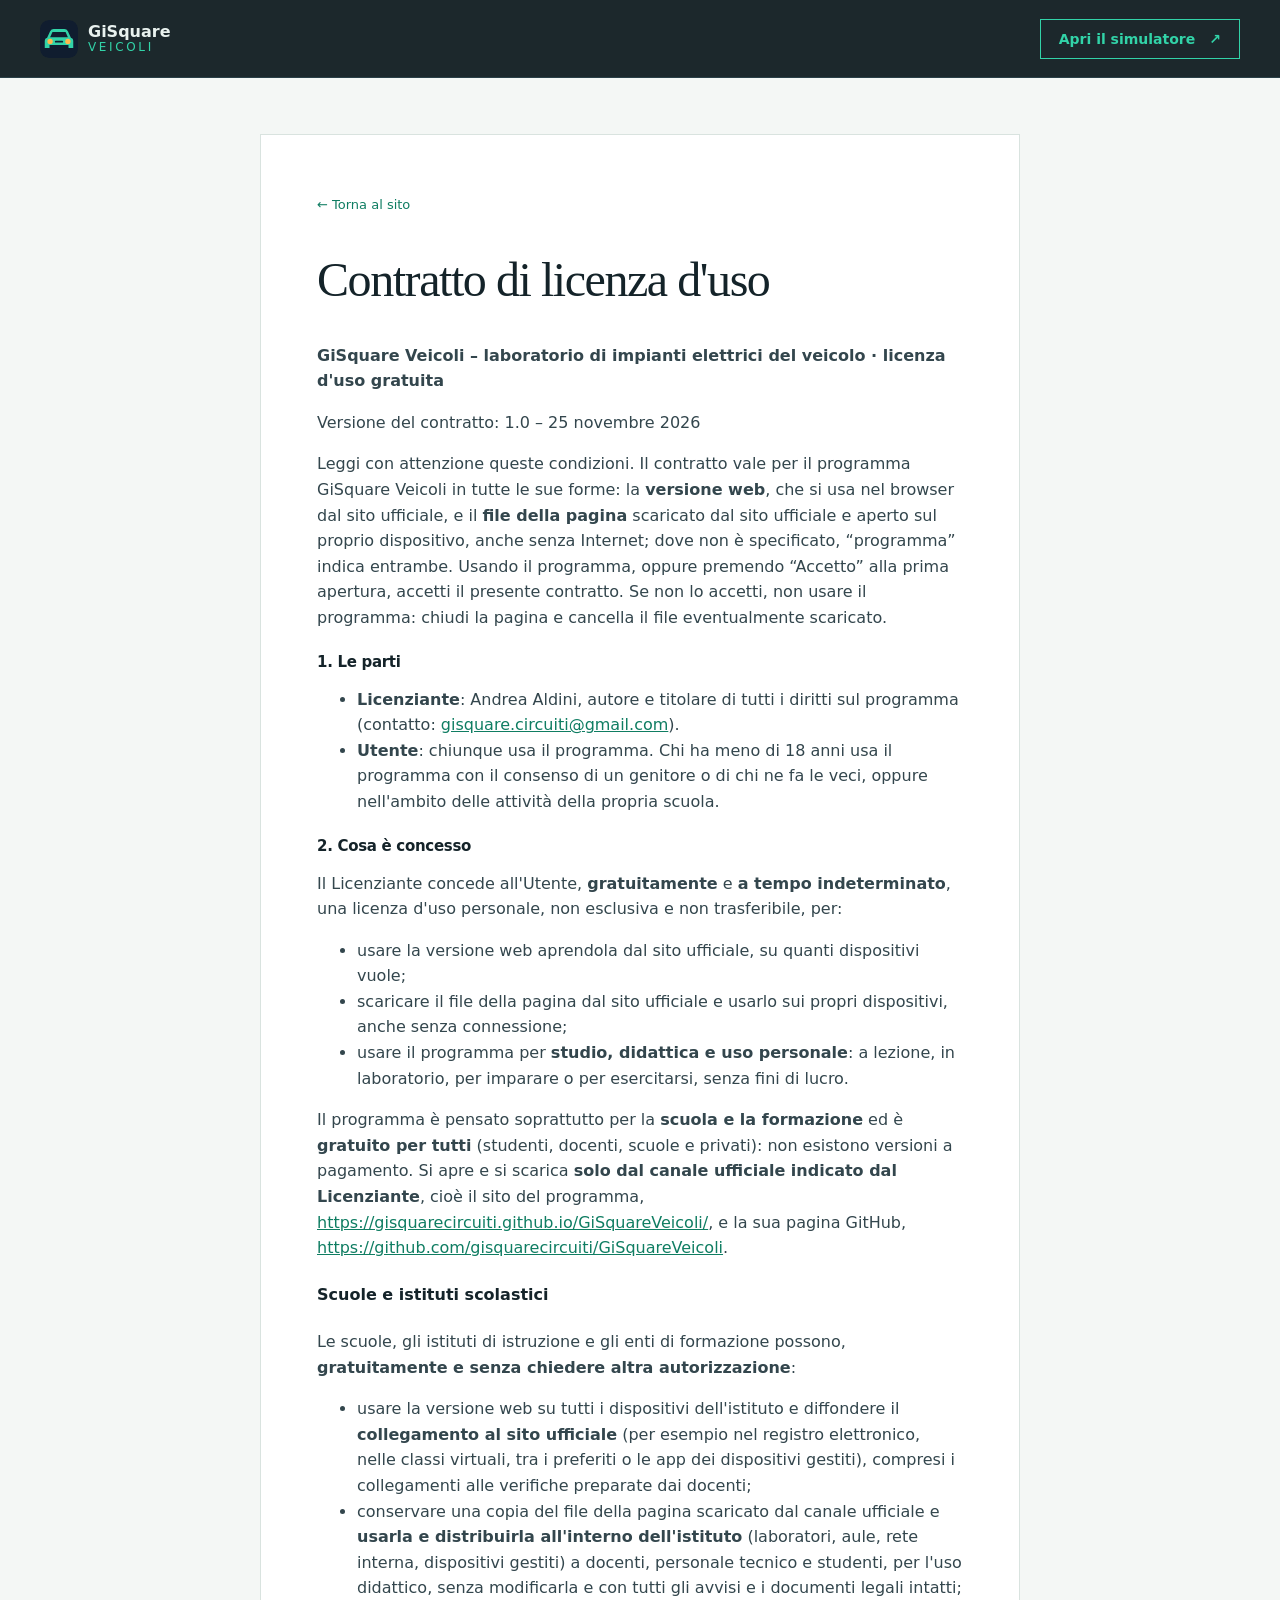
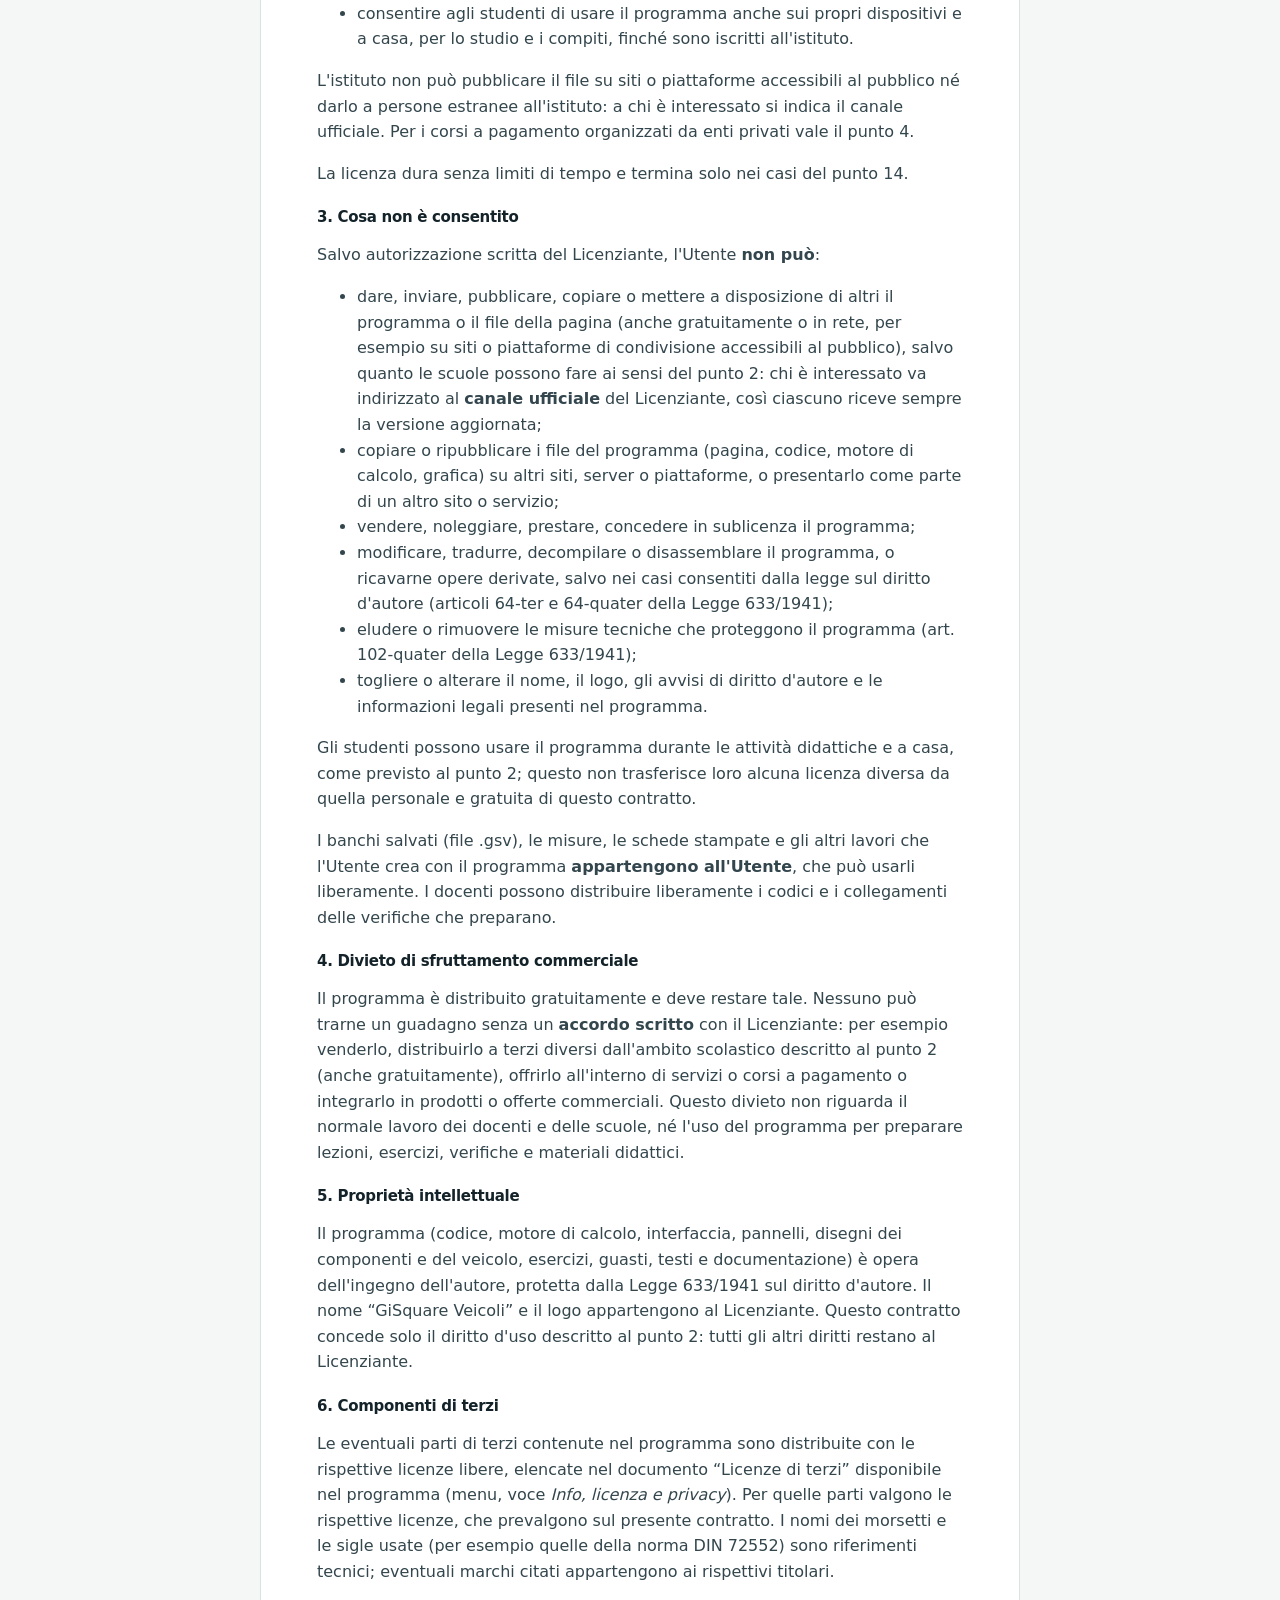
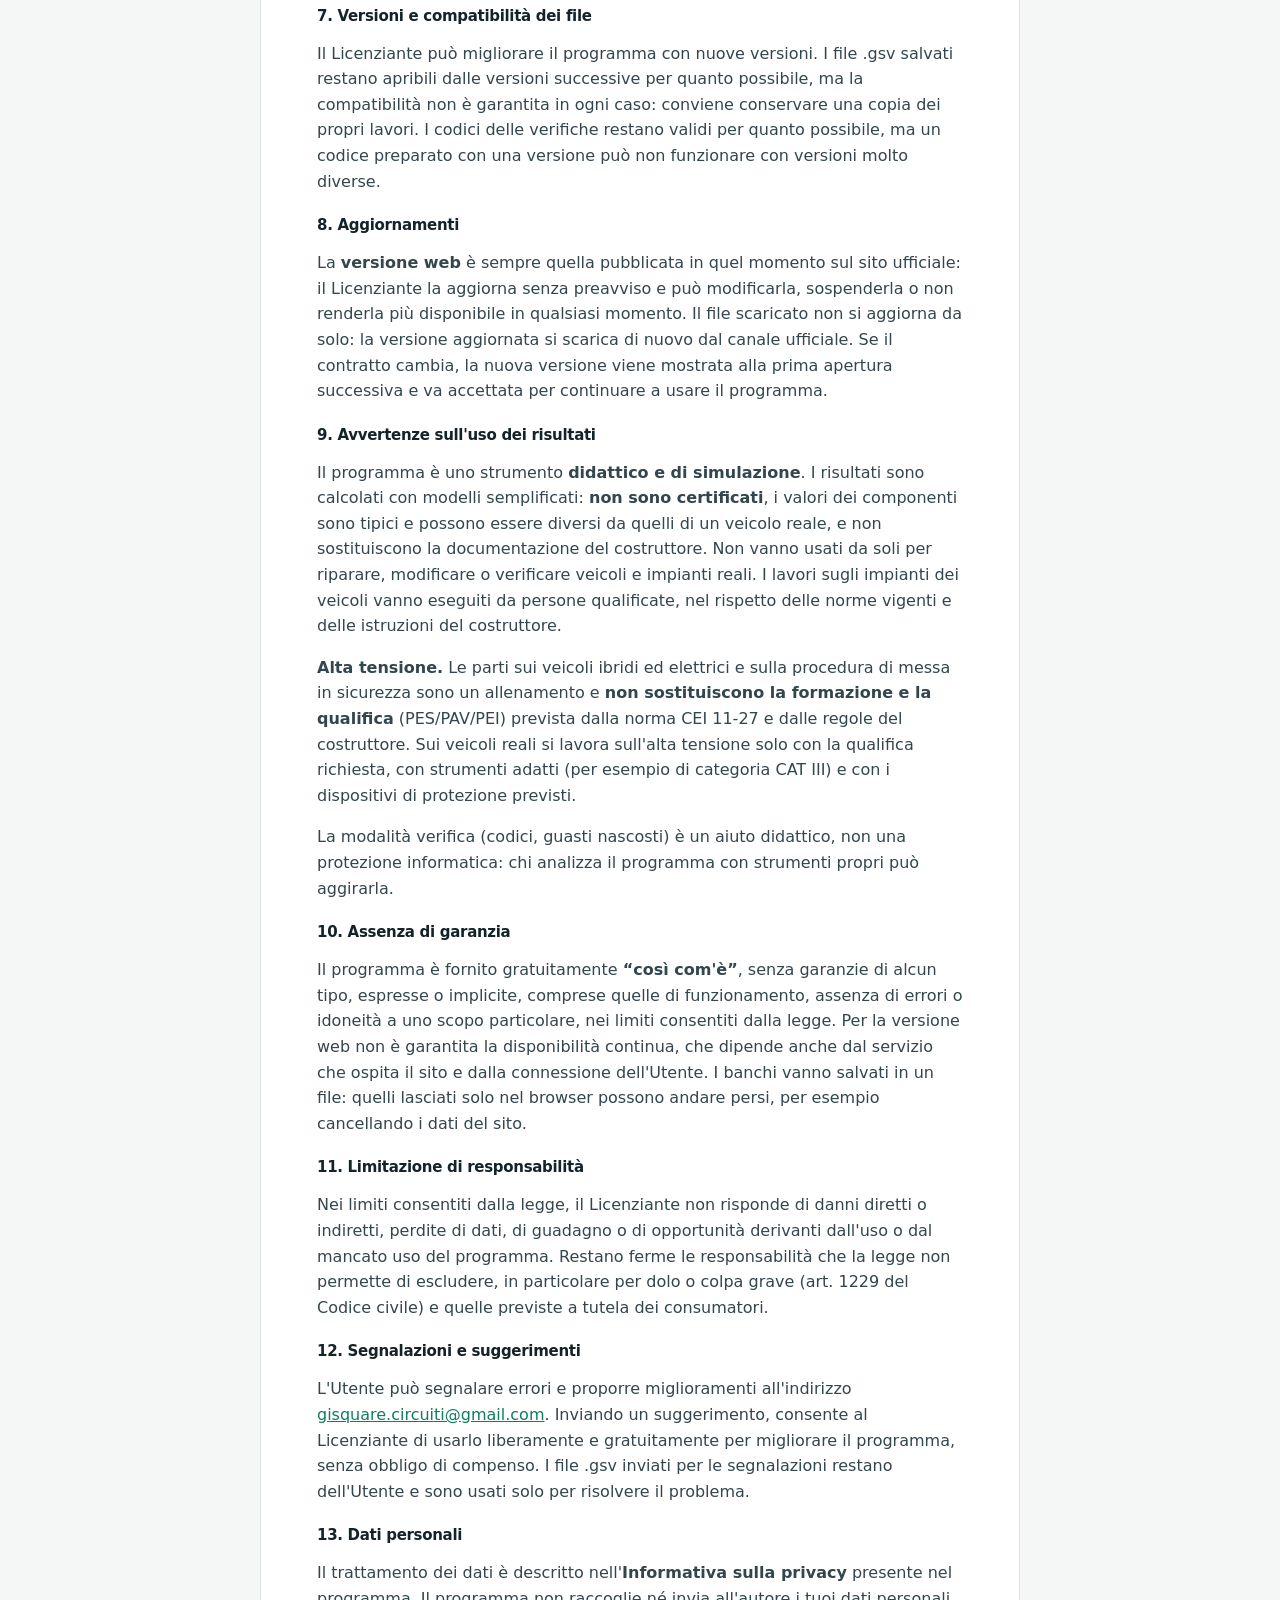
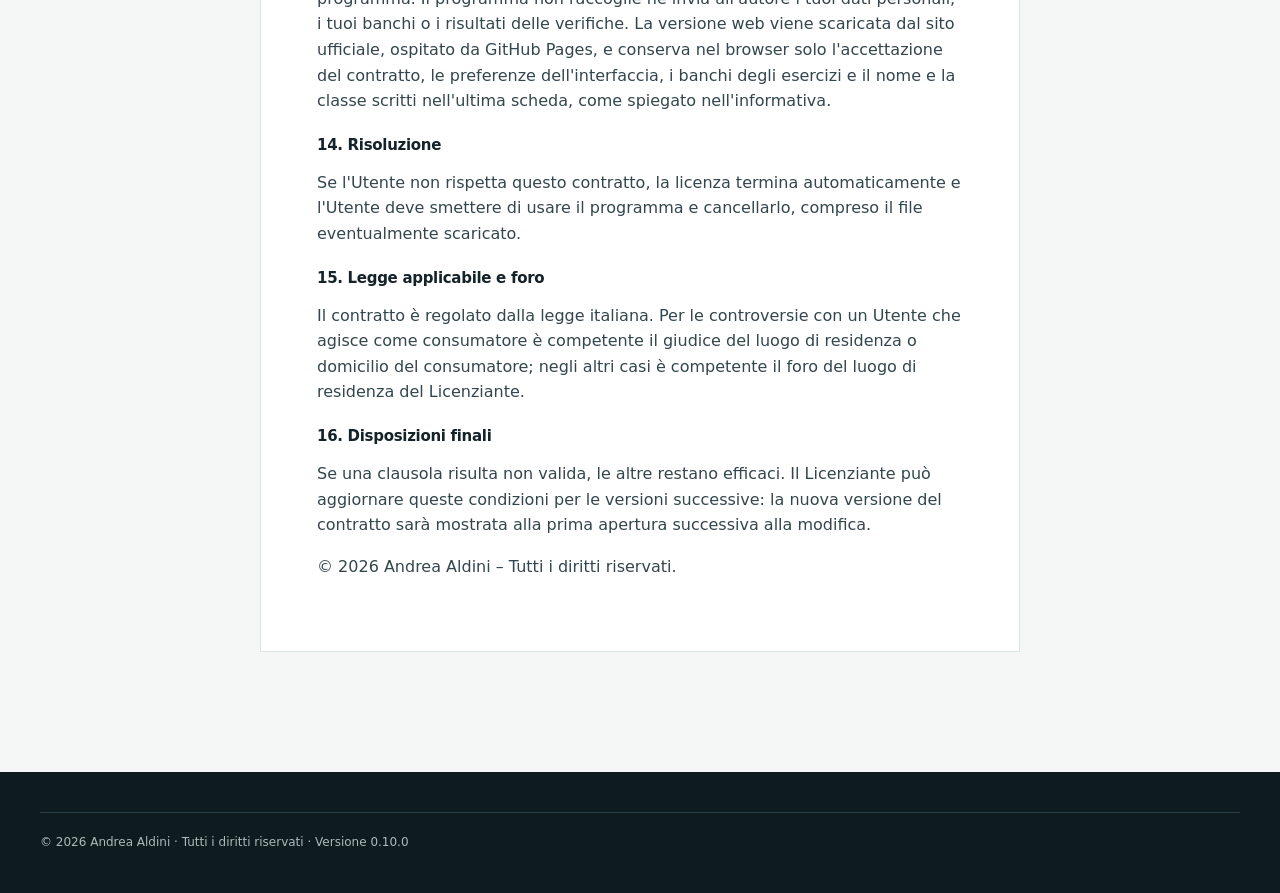
<file: legal/LICENZA-D-USO.html>
<!doctype html>
<html lang="it">
<head>
<meta charset="utf-8">
<meta name="viewport" content="width=device-width, initial-scale=1">
<title>Licenza d’uso · GiSquare Veicoli</title>
<link rel="icon" type="image/svg+xml" href="../assets/favicon.svg?v=8822003e4b">
<link rel="stylesheet" href="../styles.css?v=63b106981d">
</head>
<body>
<header class="testata"><a class="marchio" href="../"><img src="../assets/favicon.svg?v=8822003e4b" alt="" width="38" height="38"><span><b>GiSquare</b><small>VEICOLI</small></span></a><nav class="aperto-sempre"><a class="bottone contorno" href="../app/">Apri il simulatore <span aria-hidden="true">↗</span></a></nav></header>
<main class="legale"><a class="torna" href="../#documenti">← Torna al sito</a>
<h1>Contratto di licenza d'uso</h1>
<p><b>GiSquare Veicoli – laboratorio di impianti elettrici del veicolo · licenza d'uso gratuita</b></p>
<p>Versione del contratto: 1.0 – 25 novembre 2026</p>
<p>Leggi con attenzione queste condizioni. Il contratto vale per il programma GiSquare Veicoli in tutte le sue forme: la <b>versione web</b>, che si usa nel browser dal sito ufficiale, e il <b>file della pagina</b> scaricato dal sito ufficiale e aperto sul proprio dispositivo, anche senza Internet; dove non è specificato, “programma” indica entrambe. Usando il programma, oppure premendo “Accetto” alla prima apertura, accetti il presente contratto. Se non lo accetti, non usare il programma: chiudi la pagina e cancella il file eventualmente scaricato.</p>
<h3>1. Le parti</h3>
<ul>
<li><b>Licenziante</b>: Andrea Aldini, autore e titolare di tutti i diritti sul programma (contatto: <a href="mailto:gisquare.circuiti@gmail.com">gisquare.circuiti@gmail.com</a>).</li>
<li><b>Utente</b>: chiunque usa il programma. Chi ha meno di 18 anni usa il programma con il consenso di un genitore o di chi ne fa le veci, oppure nell'ambito delle attività della propria scuola.</li>
</ul>
<h3>2. Cosa è concesso</h3>
<p>Il Licenziante concede all'Utente, <b>gratuitamente</b> e <b>a tempo indeterminato</b>, una licenza d'uso personale, non esclusiva e non trasferibile, per:</p>
<ul>
<li>usare la versione web aprendola dal sito ufficiale, su quanti dispositivi vuole;</li>
<li>scaricare il file della pagina dal sito ufficiale e usarlo sui propri dispositivi, anche senza connessione;</li>
<li>usare il programma per <b>studio, didattica e uso personale</b>: a lezione, in laboratorio, per imparare o per esercitarsi, senza fini di lucro.</li>
</ul>
<p>Il programma è pensato soprattutto per la <b>scuola e la formazione</b> ed è <b>gratuito per tutti</b> (studenti, docenti, scuole e privati): non esistono versioni a pagamento. Si apre e si scarica <b>solo dal canale ufficiale indicato dal Licenziante</b>, cioè il sito del programma, <a href="https://gisquarecircuiti.github.io/GiSquareVeicoli/" rel="noopener">https://gisquarecircuiti.github.io/GiSquareVeicoli/</a>, e la sua pagina GitHub, <a href="https://github.com/gisquarecircuiti/GiSquareVeicoli" rel="noopener">https://github.com/gisquarecircuiti/GiSquareVeicoli</a>.</p>
<h4>Scuole e istituti scolastici</h4>
<p>Le scuole, gli istituti di istruzione e gli enti di formazione possono, <b>gratuitamente e senza chiedere altra autorizzazione</b>:</p>
<ul>
<li>usare la versione web su tutti i dispositivi dell'istituto e diffondere il <b>collegamento al sito ufficiale</b> (per esempio nel registro elettronico, nelle classi virtuali, tra i preferiti o le app dei dispositivi gestiti), compresi i collegamenti alle verifiche preparate dai docenti;</li>
<li>conservare una copia del file della pagina scaricato dal canale ufficiale e <b>usarla e distribuirla all'interno dell'istituto</b> (laboratori, aule, rete interna, dispositivi gestiti) a docenti, personale tecnico e studenti, per l'uso didattico, senza modificarla e con tutti gli avvisi e i documenti legali intatti;</li>
<li>consentire agli studenti di usare il programma anche sui propri dispositivi e a casa, per lo studio e i compiti, finché sono iscritti all'istituto.</li>
</ul>
<p>L'istituto non può pubblicare il file su siti o piattaforme accessibili al pubblico né darlo a persone estranee all'istituto: a chi è interessato si indica il canale ufficiale. Per i corsi a pagamento organizzati da enti privati vale il punto 4.</p>
<p>La licenza dura senza limiti di tempo e termina solo nei casi del punto 14.</p>
<h3>3. Cosa non è consentito</h3>
<p>Salvo autorizzazione scritta del Licenziante, l'Utente <b>non può</b>:</p>
<ul>
<li>dare, inviare, pubblicare, copiare o mettere a disposizione di altri il programma o il file della pagina (anche gratuitamente o in rete, per esempio su siti o piattaforme di condivisione accessibili al pubblico), salvo quanto le scuole possono fare ai sensi del punto 2: chi è interessato va indirizzato al <b>canale ufficiale</b> del Licenziante, così ciascuno riceve sempre la versione aggiornata;</li>
<li>copiare o ripubblicare i file del programma (pagina, codice, motore di calcolo, grafica) su altri siti, server o piattaforme, o presentarlo come parte di un altro sito o servizio;</li>
<li>vendere, noleggiare, prestare, concedere in sublicenza il programma;</li>
<li>modificare, tradurre, decompilare o disassemblare il programma, o ricavarne opere derivate, salvo nei casi consentiti dalla legge sul diritto d'autore (articoli 64-ter e 64-quater della Legge 633/1941);</li>
<li>eludere o rimuovere le misure tecniche che proteggono il programma (art. 102-quater della Legge 633/1941);</li>
<li>togliere o alterare il nome, il logo, gli avvisi di diritto d'autore e le informazioni legali presenti nel programma.</li>
</ul>
<p>Gli studenti possono usare il programma durante le attività didattiche e a casa, come previsto al punto 2; questo non trasferisce loro alcuna licenza diversa da quella personale e gratuita di questo contratto.</p>
<p>I banchi salvati (file .gsv), le misure, le schede stampate e gli altri lavori che l'Utente crea con il programma <b>appartengono all'Utente</b>, che può usarli liberamente. I docenti possono distribuire liberamente i codici e i collegamenti delle verifiche che preparano.</p>
<h3>4. Divieto di sfruttamento commerciale</h3>
<p>Il programma è distribuito gratuitamente e deve restare tale. Nessuno può trarne un guadagno senza un <b>accordo scritto</b> con il Licenziante: per esempio venderlo, distribuirlo a terzi diversi dall'ambito scolastico descritto al punto 2 (anche gratuitamente), offrirlo all'interno di servizi o corsi a pagamento o integrarlo in prodotti o offerte commerciali. Questo divieto non riguarda il normale lavoro dei docenti e delle scuole, né l'uso del programma per preparare lezioni, esercizi, verifiche e materiali didattici.</p>
<h3>5. Proprietà intellettuale</h3>
<p>Il programma (codice, motore di calcolo, interfaccia, pannelli, disegni dei componenti e del veicolo, esercizi, guasti, testi e documentazione) è opera dell'ingegno dell'autore, protetta dalla Legge 633/1941 sul diritto d'autore. Il nome “GiSquare Veicoli” e il logo appartengono al Licenziante. Questo contratto concede solo il diritto d'uso descritto al punto 2: tutti gli altri diritti restano al Licenziante.</p>
<h3>6. Componenti di terzi</h3>
<p>Le eventuali parti di terzi contenute nel programma sono distribuite con le rispettive licenze libere, elencate nel documento “Licenze di terzi” disponibile nel programma (menu, voce <i>Info, licenza e privacy</i>). Per quelle parti valgono le rispettive licenze, che prevalgono sul presente contratto. I nomi dei morsetti e le sigle usate (per esempio quelle della norma DIN 72552) sono riferimenti tecnici; eventuali marchi citati appartengono ai rispettivi titolari.</p>
<h3>7. Versioni e compatibilità dei file</h3>
<p>Il Licenziante può migliorare il programma con nuove versioni. I file .gsv salvati restano apribili dalle versioni successive per quanto possibile, ma la compatibilità non è garantita in ogni caso: conviene conservare una copia dei propri lavori. I codici delle verifiche restano validi per quanto possibile, ma un codice preparato con una versione può non funzionare con versioni molto diverse.</p>
<h3>8. Aggiornamenti</h3>
<p>La <b>versione web</b> è sempre quella pubblicata in quel momento sul sito ufficiale: il Licenziante la aggiorna senza preavviso e può modificarla, sospenderla o non renderla più disponibile in qualsiasi momento. Il file scaricato non si aggiorna da solo: la versione aggiornata si scarica di nuovo dal canale ufficiale. Se il contratto cambia, la nuova versione viene mostrata alla prima apertura successiva e va accettata per continuare a usare il programma.</p>
<h3>9. Avvertenze sull'uso dei risultati</h3>
<p>Il programma è uno strumento <b>didattico e di simulazione</b>. I risultati sono calcolati con modelli semplificati: <b>non sono certificati</b>, i valori dei componenti sono tipici e possono essere diversi da quelli di un veicolo reale, e non sostituiscono la documentazione del costruttore. Non vanno usati da soli per riparare, modificare o verificare veicoli e impianti reali. I lavori sugli impianti dei veicoli vanno eseguiti da persone qualificate, nel rispetto delle norme vigenti e delle istruzioni del costruttore.</p>
<p><b>Alta tensione.</b> Le parti sui veicoli ibridi ed elettrici e sulla procedura di messa in sicurezza sono un allenamento e <b>non sostituiscono la formazione e la qualifica</b> (PES/PAV/PEI) prevista dalla norma CEI 11-27 e dalle regole del costruttore. Sui veicoli reali si lavora sull'alta tensione solo con la qualifica richiesta, con strumenti adatti (per esempio di categoria CAT III) e con i dispositivi di protezione previsti.</p>
<p>La modalità verifica (codici, guasti nascosti) è un aiuto didattico, non una protezione informatica: chi analizza il programma con strumenti propri può aggirarla.</p>
<h3>10. Assenza di garanzia</h3>
<p>Il programma è fornito gratuitamente <b>“così com'è”</b>, senza garanzie di alcun tipo, espresse o implicite, comprese quelle di funzionamento, assenza di errori o idoneità a uno scopo particolare, nei limiti consentiti dalla legge. Per la versione web non è garantita la disponibilità continua, che dipende anche dal servizio che ospita il sito e dalla connessione dell'Utente. I banchi vanno salvati in un file: quelli lasciati solo nel browser possono andare persi, per esempio cancellando i dati del sito.</p>
<h3>11. Limitazione di responsabilità</h3>
<p>Nei limiti consentiti dalla legge, il Licenziante non risponde di danni diretti o indiretti, perdite di dati, di guadagno o di opportunità derivanti dall'uso o dal mancato uso del programma. Restano ferme le responsabilità che la legge non permette di escludere, in particolare per dolo o colpa grave (art. 1229 del Codice civile) e quelle previste a tutela dei consumatori.</p>
<h3>12. Segnalazioni e suggerimenti</h3>
<p>L'Utente può segnalare errori e proporre miglioramenti all'indirizzo <a href="mailto:gisquare.circuiti@gmail.com">gisquare.circuiti@gmail.com</a>. Inviando un suggerimento, consente al Licenziante di usarlo liberamente e gratuitamente per migliorare il programma, senza obbligo di compenso. I file .gsv inviati per le segnalazioni restano dell'Utente e sono usati solo per risolvere il problema.</p>
<h3>13. Dati personali</h3>
<p>Il trattamento dei dati è descritto nell'<b>Informativa sulla privacy</b> presente nel programma. Il programma non raccoglie né invia all'autore i tuoi dati personali, i tuoi banchi o i risultati delle verifiche. La versione web viene scaricata dal sito ufficiale, ospitato da GitHub Pages, e conserva nel browser solo l'accettazione del contratto, le preferenze dell'interfaccia, i banchi degli esercizi e il nome e la classe scritti nell'ultima scheda, come spiegato nell'informativa.</p>
<h3>14. Risoluzione</h3>
<p>Se l'Utente non rispetta questo contratto, la licenza termina automaticamente e l'Utente deve smettere di usare il programma e cancellarlo, compreso il file eventualmente scaricato.</p>
<h3>15. Legge applicabile e foro</h3>
<p>Il contratto è regolato dalla legge italiana. Per le controversie con un Utente che agisce come consumatore è competente il giudice del luogo di residenza o domicilio del consumatore; negli altri casi è competente il foro del luogo di residenza del Licenziante.</p>
<h3>16. Disposizioni finali</h3>
<p>Se una clausola risulta non valida, le altre restano efficaci. Il Licenziante può aggiornare queste condizioni per le versioni successive: la nuova versione del contratto sarà mostrata alla prima apertura successiva alla modifica.</p>
<p>© 2026 Andrea Aldini – Tutti i diritti riservati.</p>
</main>
<footer class="piede"><p>© 2026 Andrea Aldini · Tutti i diritti riservati · Versione 0.10.0</p></footer>
</body>
</html>
</file>
<file: styles.css>
/* GiSquare Veicoli · sito. Stessa impostazione di GiSquare Circuiti, colori del marchio Veicoli:
   verde acqua della carrozzeria e ambra dei fari, su fondo grafite. */
:root {
  --ink: #142329;
  --notte: #0e1b1f;
  --notte-2: #16292f;
  --notte-3: #1d343b;
  --tenue: #5b6f77;
  --tenue-scuro: #9db2b8;
  --verde: #32d3a8;
  --verde-scuro: #0f7d62;
  --verde-tenue: #c8f3e6;
  --ambra: #ffb84d;
  --ambra-tenue: #ffe3b8;
  --arancio: #f07d1a;
  --carta: #f4f7f5;
  --bianco: #fff;
  --linea: #d9e3df;
  --linea-scura: #2a4048;
  --serif: Georgia, 'Times New Roman', serif;
  --sans: system-ui, -apple-system, 'Segoe UI', Roboto, Arial, sans-serif;
  --larghezza: min(1200px, calc(100% - 96px));
  color-scheme: light;
}
* { box-sizing: border-box; }
html { scroll-behavior: smooth; scroll-padding-top: 84px; }
body { margin: 0; background: var(--carta); color: var(--ink); font: 16px/1.6 var(--sans); -webkit-font-smoothing: antialiased; overflow-x: hidden; }
img { max-width: 100%; height: auto; display: block; }
a { color: inherit; }
h1, h2, h3 { font-family: var(--serif); font-weight: 400; margin: 0; letter-spacing: -0.02em; }
h2 { font-size: clamp(40px, 5.4vw, 66px); line-height: 1; letter-spacing: -0.045em; }
h2 em, h1 em { color: var(--verde-scuro); }
.salta { position: absolute; left: -999px; top: 8px; background: var(--ambra); color: var(--ink); padding: 8px 14px; z-index: 50; }
.salta:focus { left: 8px; }
:focus-visible { outline: 2px solid var(--ambra); outline-offset: 3px; }

.occhiello { display: flex; align-items: center; gap: 12px; margin: 0 0 18px; font-size: 12px; font-weight: 700; letter-spacing: 0.2em; text-transform: uppercase; color: var(--tenue); }
.occhiello.arancio { color: var(--ambra); }
.punto { width: 8px; height: 8px; border-radius: 50%; background: var(--ambra); box-shadow: 0 0 0 4px rgba(255, 184, 77, 0.18); flex: none; }
.trattino { width: 36px; height: 1px; background: currentColor; opacity: 0.5; }

.bottone { display: inline-flex; align-items: center; gap: 14px; padding: 15px 22px; font: 700 14px/1 var(--sans); text-decoration: none; border: 1px solid transparent; transition: background 0.15s, color 0.15s, transform 0.15s; white-space: nowrap; }
.bottone:hover { transform: translateY(-1px); }
.bottone.pieno { background: var(--verde); color: var(--notte); }
.bottone.pieno:hover { background: #5de3be; }
.bottone.contorno { border-color: currentColor; }
.bottone.contorno:hover { background: rgba(255, 255, 255, 0.08); }

/* testata */
.testata { position: sticky; top: 0; z-index: 20; height: 78px; display: flex; align-items: center; justify-content: space-between; gap: 24px; padding: 0 max(24px, calc((100% - 1200px) / 2)); background: rgba(14, 27, 31, 0.94); backdrop-filter: blur(10px); color: #e9f2ef; border-bottom: 1px solid var(--linea-scura); }
.marchio { display: flex; align-items: center; gap: 10px; text-decoration: none; flex: none; }
.marchio img { border-radius: 9px; }
.marchio span { display: flex; flex-direction: column; line-height: 1.05; }
.marchio b { font-size: 16px; }
.marchio small { font-size: 12px; letter-spacing: 0.22em; color: var(--verde); }
.testata nav { display: flex; align-items: center; gap: clamp(14px, 2vw, 30px); font-size: 14px; }
.testata nav a:not(.bottone) { text-decoration: none; color: #c5d6d1; }
.testata nav a:not(.bottone):hover { color: var(--verde); }
.testata nav .bottone { padding: 12px 18px; color: var(--verde); }
.apri-menu { display: none; background: none; border: 1px solid var(--linea-scura); color: inherit; font: 600 14px var(--sans); padding: 9px 14px; cursor: pointer; }

/* eroe */
.eroe { position: relative; display: grid; grid-template-columns: 0.9fr 1.1fr; gap: 56px; align-items: center; padding: 88px max(24px, calc((100% - 1200px) / 2)) 0; background: radial-gradient(circle at 78% 30%, rgba(50, 211, 168, 0.13), transparent 42%), linear-gradient(160deg, var(--notte) 0%, var(--notte-2) 100%); color: #f1f7f5; overflow: hidden; }
.eroe::after { content: ''; position: absolute; right: -180px; top: 60px; width: 640px; height: 640px; border: 1px solid rgba(50, 211, 168, 0.14); border-radius: 50%; pointer-events: none; }
.eroe .occhiello { color: #dbe9e4; }
.eroe h1 { font-size: clamp(58px, 8.4vw, 104px); line-height: 0.92; letter-spacing: -0.055em; margin-bottom: 30px; }
.eroe h1 em { color: var(--verde); }
.sottotitolo { font-size: 17px; line-height: 1.75; color: #bccdc8; max-width: 520px; margin: 0 0 34px; }
.azioni { display: flex; flex-wrap: wrap; gap: 16px; }
.eroe .bottone.contorno { color: #f1f7f5; }
.piattaforme { margin: 44px 0 0; font-size: 12px; letter-spacing: 0.18em; text-transform: uppercase; color: #8ea5a0; }
.piattaforme span { margin: 0 6px; }
.eroe-foto { position: relative; margin: 0; z-index: 1; }
.finestra { background: var(--bianco); border-radius: 8px; overflow: hidden; box-shadow: 0 40px 80px rgba(0, 0, 0, 0.45); transform: perspective(1600px) rotateY(-4deg) rotateX(1deg); }
.finestra-barra { display: flex; align-items: center; gap: 6px; height: 32px; padding: 0 12px; background: #eef3f1; color: #4b5e65; font-size: 12px; }
.finestra-barra i { width: 9px; height: 9px; border-radius: 50%; background: #c7d3cf; }
.finestra-barra i:first-child { background: var(--ambra); }
.finestra-barra span { flex: 1; text-align: center; margin-right: 33px; overflow: hidden; white-space: nowrap; text-overflow: ellipsis; }
.etichetta-foto { position: absolute; display: flex; align-items: center; gap: 10px; padding: 11px 16px; background: var(--notte-3); border: 1px solid var(--linea-scura); font: 700 12px var(--sans); letter-spacing: 0.14em; color: #e7f1ee; }
.etichetta-foto.alto { top: -18px; right: -14px; }
.cartellino { position: absolute; right: -20px; bottom: -28px; display: flex; flex-direction: column; padding: 18px 24px 18px 48px; background: var(--ambra); color: var(--ink); font-size: 13px; }
.cartellino span { position: absolute; left: 20px; top: 20px; font-size: 16px; }
.cartellino b { font-size: 14px; }
.eroe-piede { grid-column: 1 / -1; display: flex; align-items: center; gap: 24px; margin-top: 72px; padding-bottom: 30px; font-size: 11px; letter-spacing: 0.2em; text-transform: uppercase; color: #7f9792; }
.eroe-piede .riga { flex: 1; height: 1px; background: var(--linea-scura); }
.eroe-piede a { text-decoration: none; }

/* fascia */
.fascia { display: grid; grid-template-columns: 1.5fr repeat(3, 1fr); align-items: center; padding: 34px max(24px, calc((100% - 1200px) / 2)); background: var(--ambra); color: var(--ink); }
.fascia-motto { margin: 0; font: 400 clamp(20px, 2vw, 24px)/1.25 var(--serif); }
.numero { display: flex; align-items: center; gap: 14px; padding: 8px 0 8px 22px; border-left: 1px solid rgba(20, 35, 41, 0.25); }
.numero b { font: 400 clamp(36px, 3.6vw, 44px)/1 var(--serif); }
.numero span { font-size: 13px; line-height: 1.3; }

/* sezioni */
.sezione { width: var(--larghezza); margin: 0 auto; padding: 120px 0 0; }
.sezione.scura { width: auto; margin-top: 120px; padding: 110px max(24px, calc((100% - 1200px) / 2)); background: var(--notte); color: #eef5f3; }
.scura h2 em { color: var(--verde); }
.scura .occhiello { color: var(--tenue-scuro); }
.scura .intesta-testo { color: #a9bcb7; }
.intesta { display: grid; grid-template-columns: 1fr 1fr; gap: 40px; align-items: end; margin-bottom: 56px; }
.intesta-testo { color: var(--tenue); font-size: 16px; line-height: 1.75; max-width: 440px; justify-self: end; margin: 0; }
.due-colonne .intesta-testo, .usa .intesta-testo { justify-self: start; margin: 24px 0 0; }

.griglia-6 { list-style: none; margin: 0; padding: 0; display: grid; grid-template-columns: repeat(3, 1fr); border-top: 1px solid var(--linea); }
.griglia-6 li { position: relative; padding: 32px 36px 34px 72px; border-bottom: 1px solid var(--linea); }
.griglia-6 li:not(:nth-child(3n)) { border-right: 1px solid var(--linea); }
.griglia-6 li > span { position: absolute; left: 22px; top: 38px; font-size: 11px; letter-spacing: 0.14em; color: var(--verde-scuro); font-weight: 700; }
.griglia-6 h3 { font-size: 24px; margin-bottom: 12px; }
.griglia-6 p { margin: 0; font-size: 14px; color: var(--tenue); }

/* viste */
.schede-viste { display: grid; grid-template-columns: 300px 1fr; border-top: 1px solid var(--linea); border-bottom: 1px solid var(--linea); }
.elenco-viste { display: flex; flex-direction: column; padding: 20px 0; border-right: 1px solid var(--linea); }
.elenco-viste button { position: relative; display: grid; grid-template-columns: 38px 1fr; text-align: left; padding: 22px 22px; background: none; border: 0; border-bottom: 1px solid var(--linea); font: inherit; color: inherit; cursor: pointer; }
.elenco-viste button span { grid-row: span 2; font-size: 11px; color: var(--tenue); padding-top: 9px; letter-spacing: 0.12em; }
.elenco-viste button b { font: 400 22px var(--serif); }
.elenco-viste button small { font-size: 13px; color: var(--tenue); }
.elenco-viste button[aria-selected='true'] { background: var(--verde-tenue); }
.elenco-viste button[aria-selected='true']::after { content: '↗'; position: absolute; right: 22px; top: 24px; color: var(--verde-scuro); }
.pannello-vista[hidden] { display: none; }
.pannello-vista { display: grid; grid-template-columns: 0.8fr 1.4fr; gap: 40px; align-items: center; padding: 40px 0 40px 44px; }
.vista-testo h3 { font-size: 36px; line-height: 1.05; letter-spacing: -0.03em; margin-bottom: 18px; }
.vista-testo p:not(.occhiello) { color: var(--tenue); font-size: 14px; }
.pastiglie { list-style: none; padding: 0; margin: 22px 0 0; display: flex; flex-wrap: wrap; gap: 8px; }
.pastiglie li { border: 1px solid var(--linea); padding: 7px 12px; font-size: 13px; color: var(--tenue); background: var(--bianco); }
.foto-vista { margin: 0; background: var(--bianco); box-shadow: 0 22px 50px rgba(15, 35, 40, 0.14); }
.foto-vista figcaption { padding: 14px 18px; font-size: 12px; letter-spacing: 0.12em; text-transform: uppercase; color: var(--tenue); border-top: 1px solid var(--linea); }
.scura .foto-vista { background: var(--notte-2); box-shadow: 0 30px 60px rgba(0, 0, 0, 0.4); }
.scura .foto-vista figcaption { color: var(--tenue-scuro); border-top-color: var(--linea-scura); }

/* esercizi */
.gruppi { display: grid; grid-template-columns: repeat(4, 1fr); gap: 0; border-top: 1px solid var(--linea); }
.gruppo { padding: 28px 26px 30px; border-right: 1px solid var(--linea); }
.gruppo:last-child { border-right: 0; }
.gruppo h3 { font: 700 12px var(--sans); letter-spacing: 0.18em; text-transform: uppercase; color: var(--verde-scuro); margin-bottom: 16px; }
.gruppo ol { margin: 0; padding-left: 26px; }
.gruppo li { padding: 6px 0; font-size: 15px; border-bottom: 1px dashed var(--linea); }
.gruppo li::marker { color: var(--tenue); font-size: 13px; }
.foto-larga { margin: 56px 0 0; background: var(--notte); }
.foto-larga figcaption { padding: 16px 20px; color: var(--tenue-scuro); font-size: 13px; }
.foto-larga figcaption span { color: var(--ambra); font-weight: 700; letter-spacing: 0.12em; text-transform: uppercase; font-size: 12px; margin-right: 10px; }

/* strumenti, diagnosi, alta tensione */
.due-colonne { display: grid; grid-template-columns: 1.25fr 0.75fr; gap: 56px; align-items: center; }
.due-colonne.inverso, .alta .due-colonne { grid-template-columns: 0.8fr 1.2fr; }
.schede-strumenti { list-style: none; margin: 0; padding: 0; }
.schede-strumenti li { display: flex; flex-direction: column; gap: 6px; padding: 20px 0; border-bottom: 1px solid var(--linea-scura); }
.schede-strumenti li:first-child { border-top: 1px solid var(--linea-scura); }
.schede-strumenti b { font: 400 22px var(--serif); color: #fff; }
.schede-strumenti span { font-size: 14px; color: #a9bcb7; }
.passi { list-style: none; counter-reset: p; margin: 32px 0 0; padding: 0; }
.passi li { counter-increment: p; position: relative; display: flex; flex-direction: column; gap: 4px; padding: 16px 0 16px 52px; border-top: 1px solid var(--linea); }
.passi li::before { content: '0' counter(p); position: absolute; left: 0; top: 18px; font-size: 11px; font-weight: 700; letter-spacing: 0.14em; color: var(--verde-scuro); }
.passi b { font: 400 20px var(--serif); }
.passi span { font-size: 14px; color: var(--tenue); }
.procedura { counter-reset: q; list-style: none; margin: 28px 0 0; padding: 0; display: grid; gap: 2px; }
.procedura li { counter-increment: q; position: relative; padding: 9px 12px 9px 46px; background: var(--notte-2); font-size: 14px; color: #d7e4e0; }
.procedura li::before { content: counter(q); position: absolute; left: 12px; top: 8px; width: 22px; height: 22px; border-radius: 50%; display: grid; place-items: center; font-size: 11px; font-weight: 700; background: var(--arancio); color: #fff; }
.nota { font-size: 13px; color: var(--tenue); margin: 22px 0 0; max-width: 520px; }
.scura .nota { color: #8ea5a0; }
.alta h2 em { color: var(--ambra); }

/* usa */
.usa-riquadro { display: grid; grid-template-columns: 1.1fr 0.9fr; gap: 56px; padding: 64px; background: var(--bianco); border: 1px solid var(--linea); box-shadow: 0 22px 50px rgba(15, 35, 40, 0.08); }
.usa .bottone.pieno { background: var(--notte); color: #fff; }
.usa .bottone.pieno:hover { background: var(--notte-3); }
.usa .azioni { margin-top: 30px; }
.requisiti { list-style: none; margin: 0; padding: 0; align-self: center; }
.requisiti li { display: grid; grid-template-columns: 120px 1fr; gap: 14px; padding: 15px 0; border-bottom: 1px solid var(--linea); font-size: 14px; }
.requisiti b { font-size: 11px; letter-spacing: 0.16em; text-transform: uppercase; color: var(--verde-scuro); padding-top: 2px; }

/* famiglia e documenti */
.carte { display: grid; grid-template-columns: 1fr 1fr; gap: 24px; }
.carta { position: relative; display: flex; flex-direction: column; gap: 10px; padding: 34px 60px 34px 34px; background: var(--bianco); border: 1px solid var(--linea); text-decoration: none; transition: border-color 0.15s, transform 0.15s; }
.carta:hover { border-color: var(--verde-scuro); transform: translateY(-2px); }
.carta-tag { font-size: 11px; letter-spacing: 0.16em; text-transform: uppercase; color: var(--tenue); }
.carta b { font: 400 30px var(--serif); }
.carta span:last-of-type { color: var(--tenue); font-size: 14px; }
.carta i, .documenti-elenco i { position: absolute; right: 26px; top: 30px; font-style: normal; color: var(--verde-scuro); }
.documenti-elenco { list-style: none; margin: 0; padding: 0; border-top: 1px solid var(--linea); }
.documenti-elenco a { position: relative; display: grid; grid-template-columns: 300px 1fr; gap: 20px; padding: 26px 60px 26px 0; border-bottom: 1px solid var(--linea); text-decoration: none; }
.documenti-elenco a:hover b { color: var(--verde-scuro); }
.documenti-elenco b { font: 400 24px var(--serif); }
.documenti-elenco span { color: var(--tenue); align-self: center; font-size: 14px; }

/* piede */
.piede { margin-top: 120px; display: flex; flex-wrap: wrap; align-items: center; justify-content: space-between; gap: 22px; padding: 40px max(24px, calc((100% - 1200px) / 2)); background: var(--notte); color: #a9bcb7; font-size: 13px; }
.piede-marchio { display: flex; align-items: center; gap: 12px; }
.piede-marchio img { border-radius: 8px; }
.piede-marchio span { display: flex; flex-direction: column; }
.piede-marchio b { color: #fff; font-size: 15px; }
.piede nav { display: flex; flex-wrap: wrap; gap: 22px; }
.piede nav a { text-decoration: none; }
.piede nav a:hover { color: var(--verde); }
.piede p { margin: 0; width: 100%; padding-top: 20px; border-top: 1px solid var(--linea-scura); font-size: 12px; }

/* documenti legali */
.legale { width: min(760px, calc(100% - 32px)); margin: 56px auto 0; background: var(--bianco); border: 1px solid var(--linea); padding: clamp(24px, 5vw, 56px); }
.legale h1 { font-size: clamp(34px, 5vw, 48px); margin-bottom: 24px; letter-spacing: -0.03em; }
.legale h2 { font: 400 24px/1.2 var(--serif); letter-spacing: -0.01em; margin: 34px 0 10px; }
.legale h3 { font: 700 15px var(--sans); margin: 22px 0 8px; }
.legale p, .legale li { color: #33464d; }
.legale a { color: var(--verde-scuro); }
.torna { display: inline-block; margin-bottom: 26px; font-size: 13px; color: var(--verde-scuro); text-decoration: none; }

/* schermi più piccoli */
@media (max-width: 1180px) {
  :root { --larghezza: calc(100% - 64px); }
  .testata nav { gap: 16px; font-size: 13px; }
  .eroe { grid-template-columns: 1fr; gap: 64px; padding-top: 64px; }
  .eroe-foto { max-width: 820px; }
  .griglia-6 { grid-template-columns: repeat(2, 1fr); }
  .griglia-6 li:not(:nth-child(3n)) { border-right: 0; }
  .griglia-6 li:nth-child(odd) { border-right: 1px solid var(--linea); }
  .gruppi { grid-template-columns: repeat(2, 1fr); }
  .gruppo:nth-child(2) { border-right: 0; }
  .gruppo:nth-child(-n + 2) { border-bottom: 1px solid var(--linea); }
  .schede-viste { grid-template-columns: 1fr; }
  .elenco-viste { flex-direction: row; border-right: 0; padding: 0; }
  .elenco-viste button { flex: 1; border-bottom: 0; border-right: 1px solid var(--linea); }
  .elenco-viste button[aria-selected='true']::after { display: none; }
  .pannello-vista { grid-template-columns: 1fr; padding: 32px 0; }
  .due-colonne, .due-colonne.inverso, .alta .due-colonne, .usa-riquadro { grid-template-columns: 1fr; }
}
@media (max-width: 960px) {
  .apri-menu { display: block; }
  .testata nav { position: absolute; top: 78px; left: 0; right: 0; flex-direction: column; align-items: stretch; gap: 0; padding: 8px 24px 22px; background: var(--notte); border-bottom: 1px solid var(--linea-scura); display: none; }
  .testata nav.aperto, .testata nav.aperto-sempre { display: flex; }
  .testata nav.aperto-sempre { position: static; flex-direction: row; padding: 0; background: none; border: 0; }
  .testata nav.aperto-sempre .bottone { margin: 0; padding: 10px 14px; }
  .testata nav a:not(.bottone) { padding: 13px 0; border-bottom: 1px solid var(--linea-scura); font-size: 15px; }
  .testata nav .bottone { margin-top: 16px; justify-content: center; }
  .fascia { grid-template-columns: repeat(3, 1fr); gap: 18px 0; }
  .fascia-motto { grid-column: 1 / -1; }
  .numero:first-of-type { border-left: 0; padding-left: 0; }
  .intesta { grid-template-columns: 1fr; }
  .intesta-testo { justify-self: start; }
  .documenti-elenco a { grid-template-columns: 1fr; gap: 6px; }
}
@media (max-width: 640px) {
  :root { --larghezza: calc(100% - 32px); }
  html { scroll-padding-top: 70px; }
  .testata { height: 66px; padding: 0 16px; }
  .testata nav { top: 66px; padding: 8px 16px 20px; }
  .eroe { padding: 48px 16px 0; gap: 56px; }
  .eroe::after { display: none; }
  .finestra { transform: none; }
  .finestra-barra span { display: none; }
  .etichetta-foto.alto { right: 8px; top: -16px; padding: 8px 12px; font-size: 11px; }
  .cartellino { right: 8px; bottom: -22px; padding: 12px 16px 12px 40px; }
  .cartellino span { left: 16px; top: 14px; }
  .eroe-piede { margin-top: 56px; }
  .eroe-piede span:first-child { display: none; }
  .azioni .bottone { flex: 1; justify-content: space-between; }
  .fascia { padding: 28px 16px; }
  .numero { flex-direction: column; align-items: flex-start; gap: 6px; padding-left: 14px; }
  .sezione { padding-top: 84px; }
  .sezione.scura { margin-top: 84px; padding: 80px 16px; }
  .griglia-6, .gruppi, .carte { grid-template-columns: 1fr; }
  .griglia-6 li { padding: 26px 8px 26px 52px; border-right: 0 !important; }
  .griglia-6 li > span { left: 6px; top: 32px; }
  .gruppo { border-right: 0; border-bottom: 1px solid var(--linea); padding: 24px 4px; }
  .elenco-viste { flex-direction: column; }
  .elenco-viste button { border-right: 0; border-bottom: 1px solid var(--linea); padding: 16px 8px; }
  .pannello-vista { padding: 28px 0; }
  .usa-riquadro { padding: 30px 20px; gap: 36px; }
  .requisiti li { grid-template-columns: 1fr; gap: 4px; }
  .carta { padding: 26px 52px 26px 22px; }
  .piede { margin-top: 84px; padding: 32px 16px; }
}
@media (prefers-reduced-motion: reduce) {
  html { scroll-behavior: auto; }
  .bottone, .carta { transition: none; }
}

.coppia { display: grid; grid-template-columns: 1fr 1fr; gap: 28px; margin-top: 56px; }
@media (max-width: 960px) { .coppia { grid-template-columns: 1fr; gap: 24px; } }
</file>
